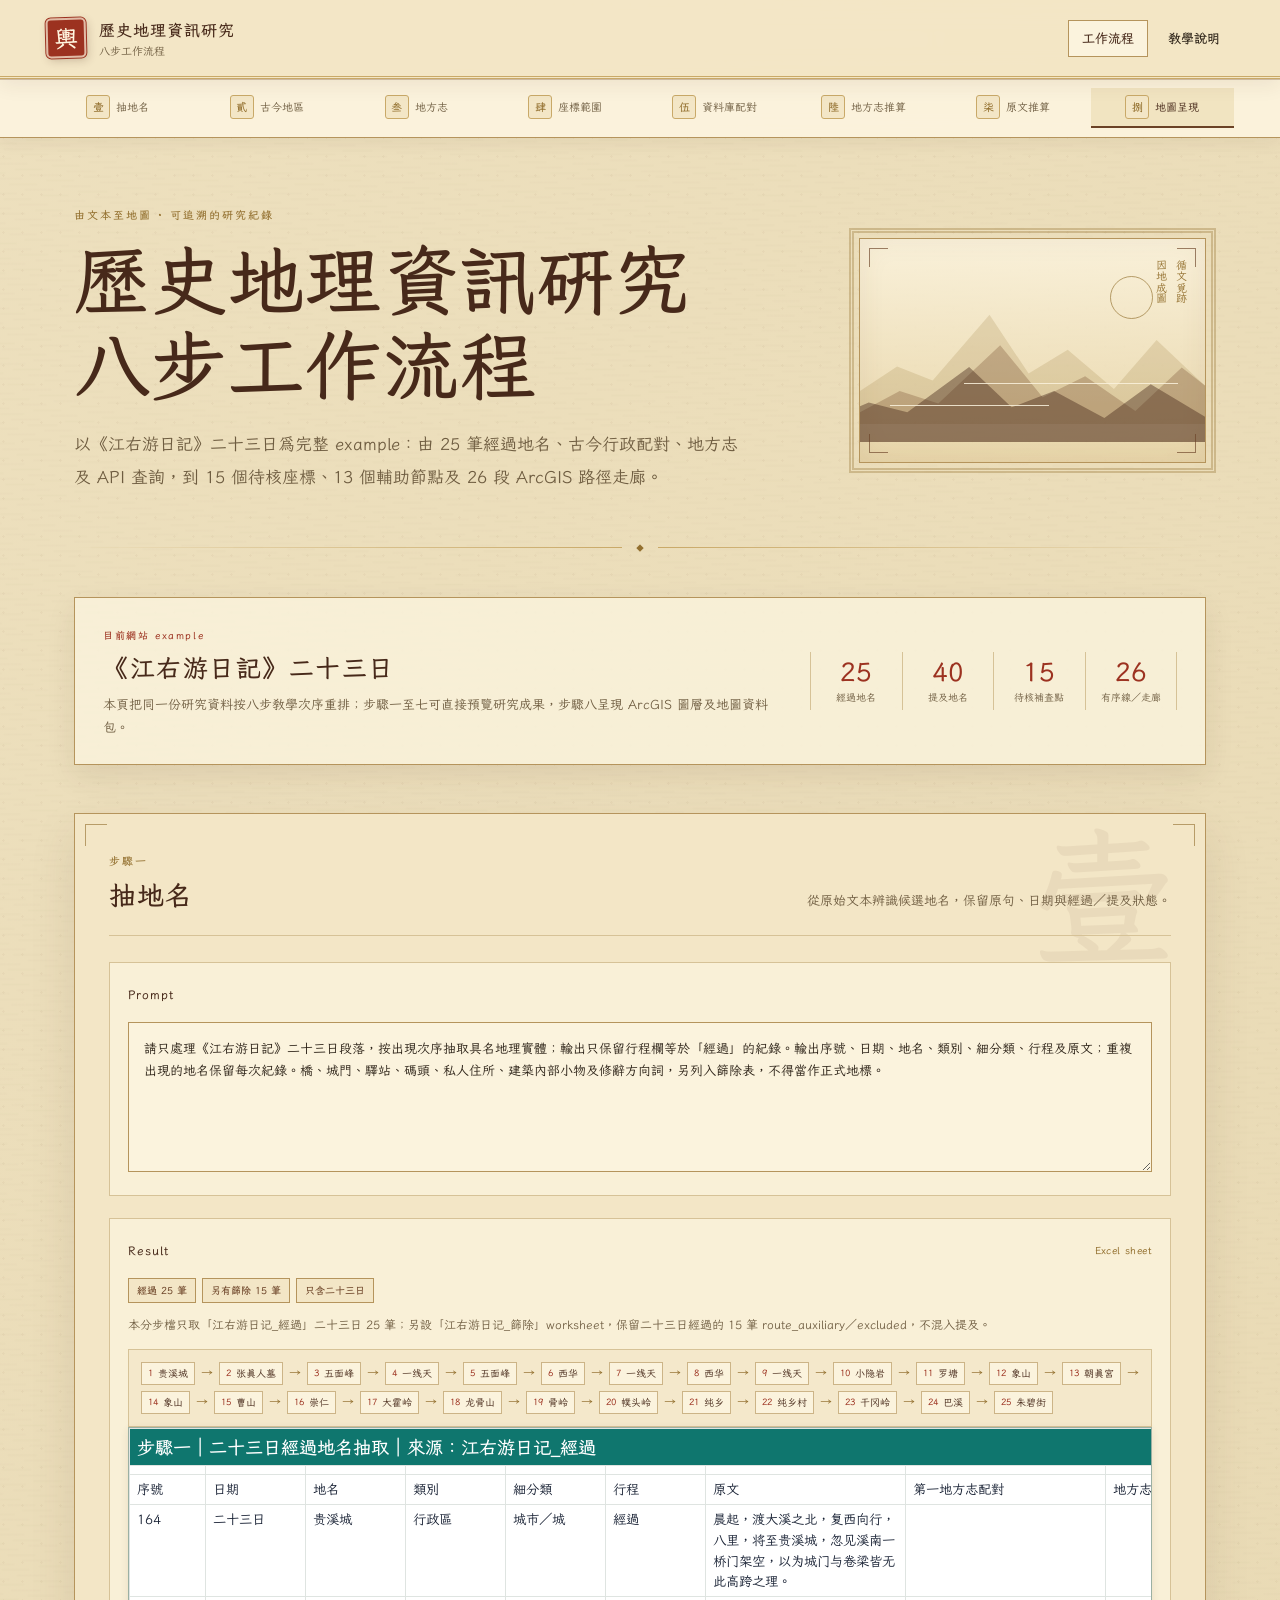
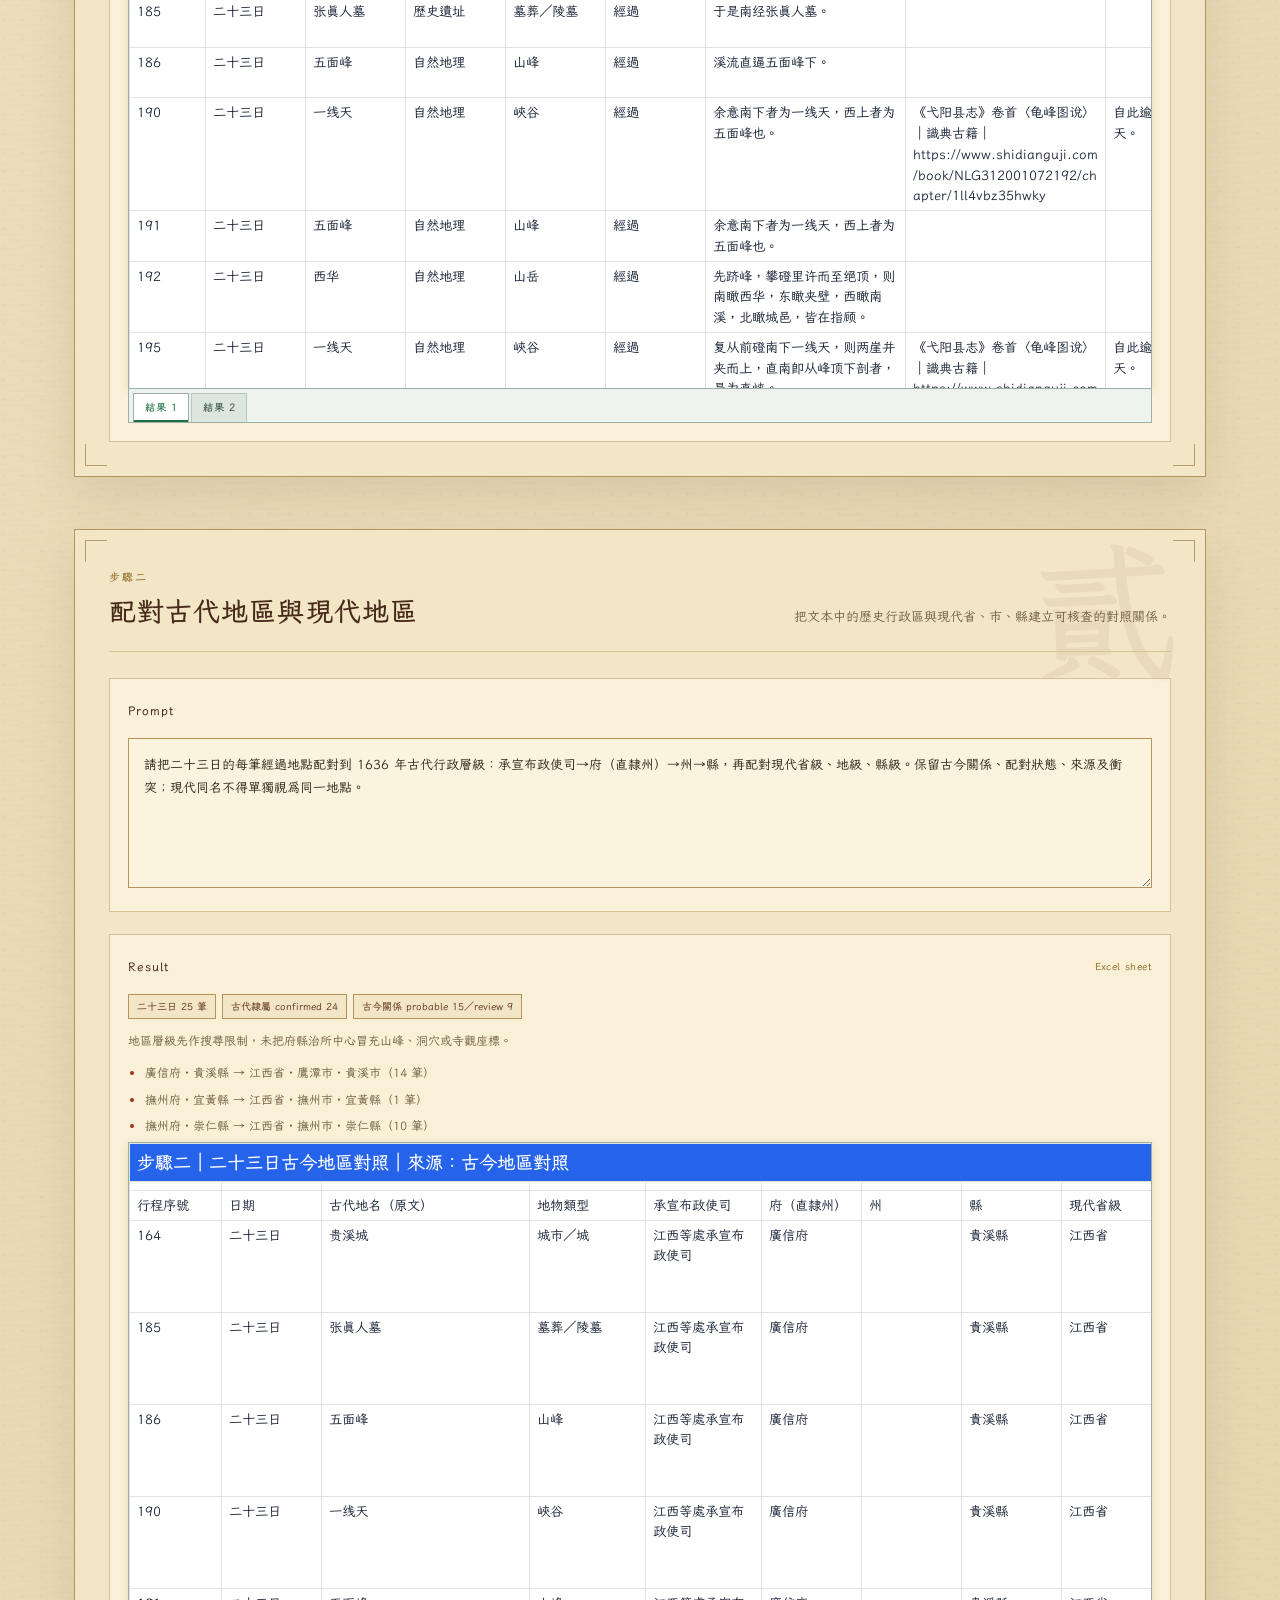
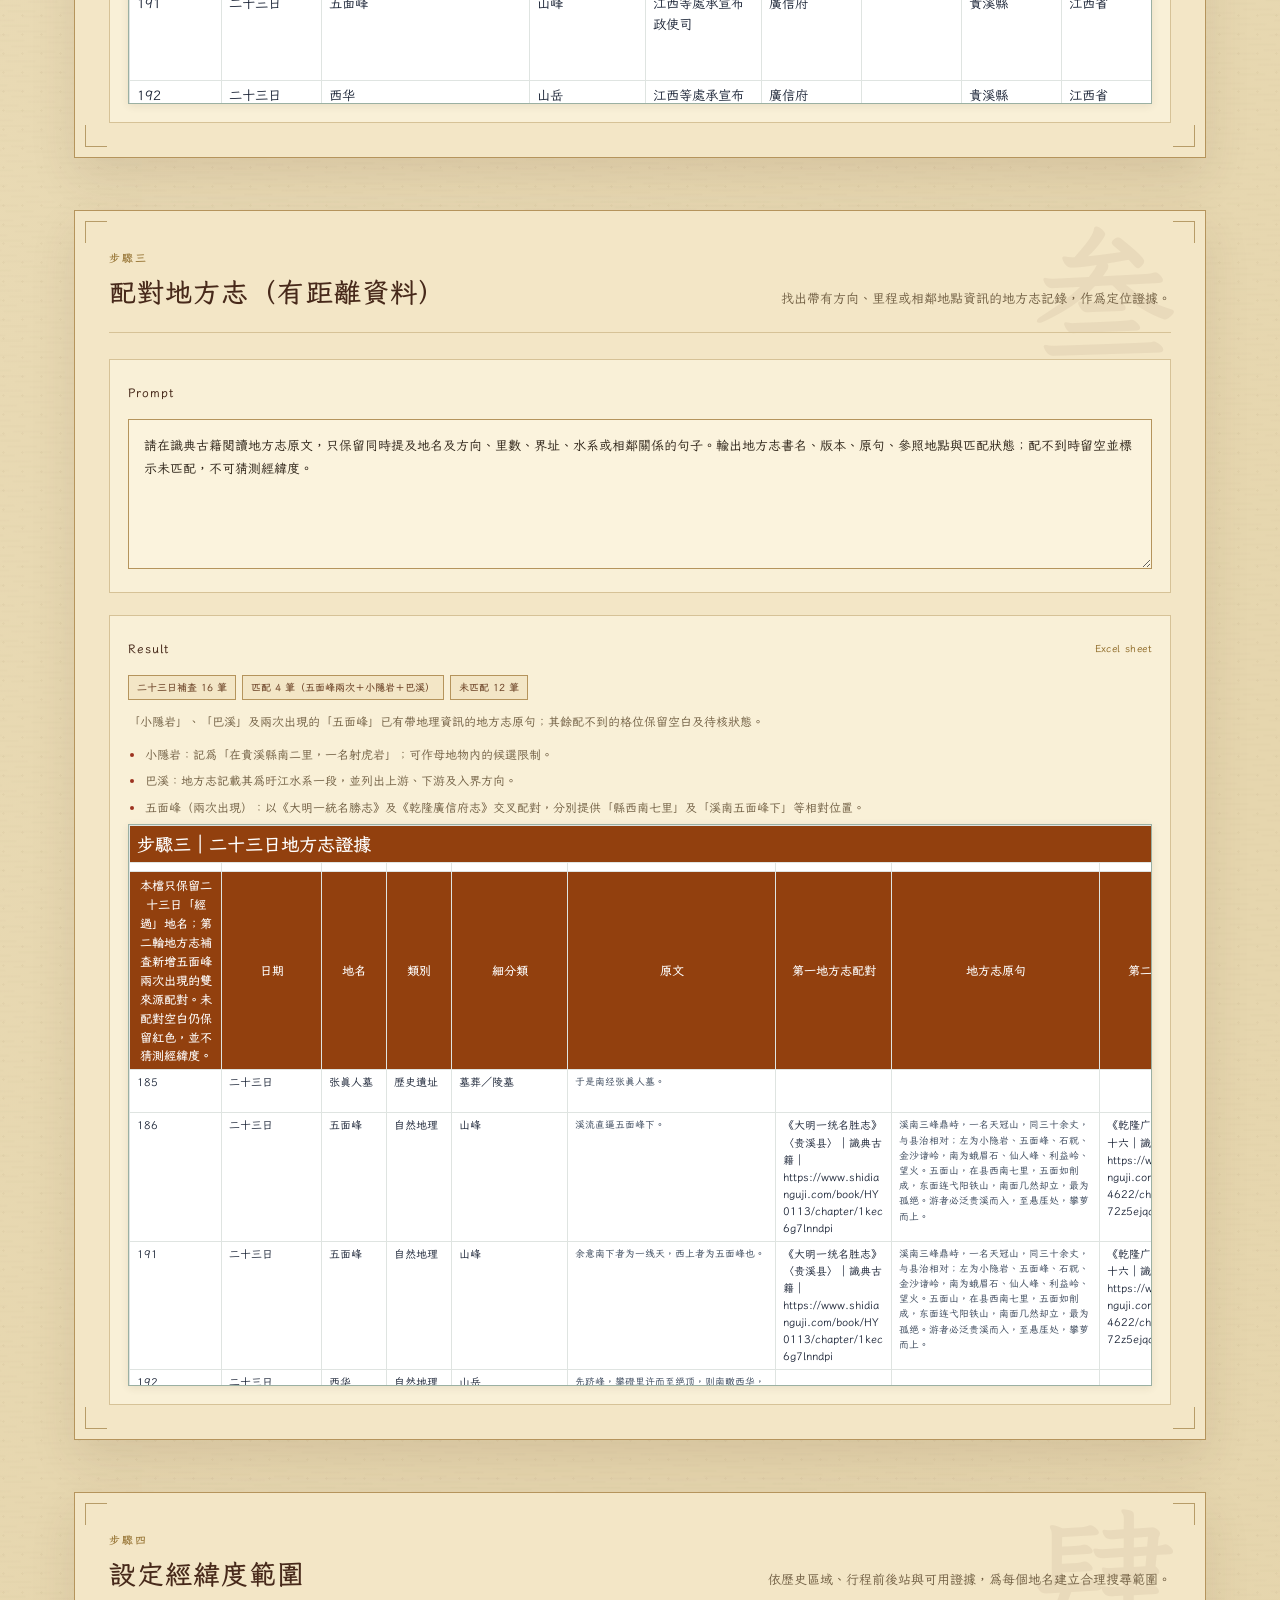
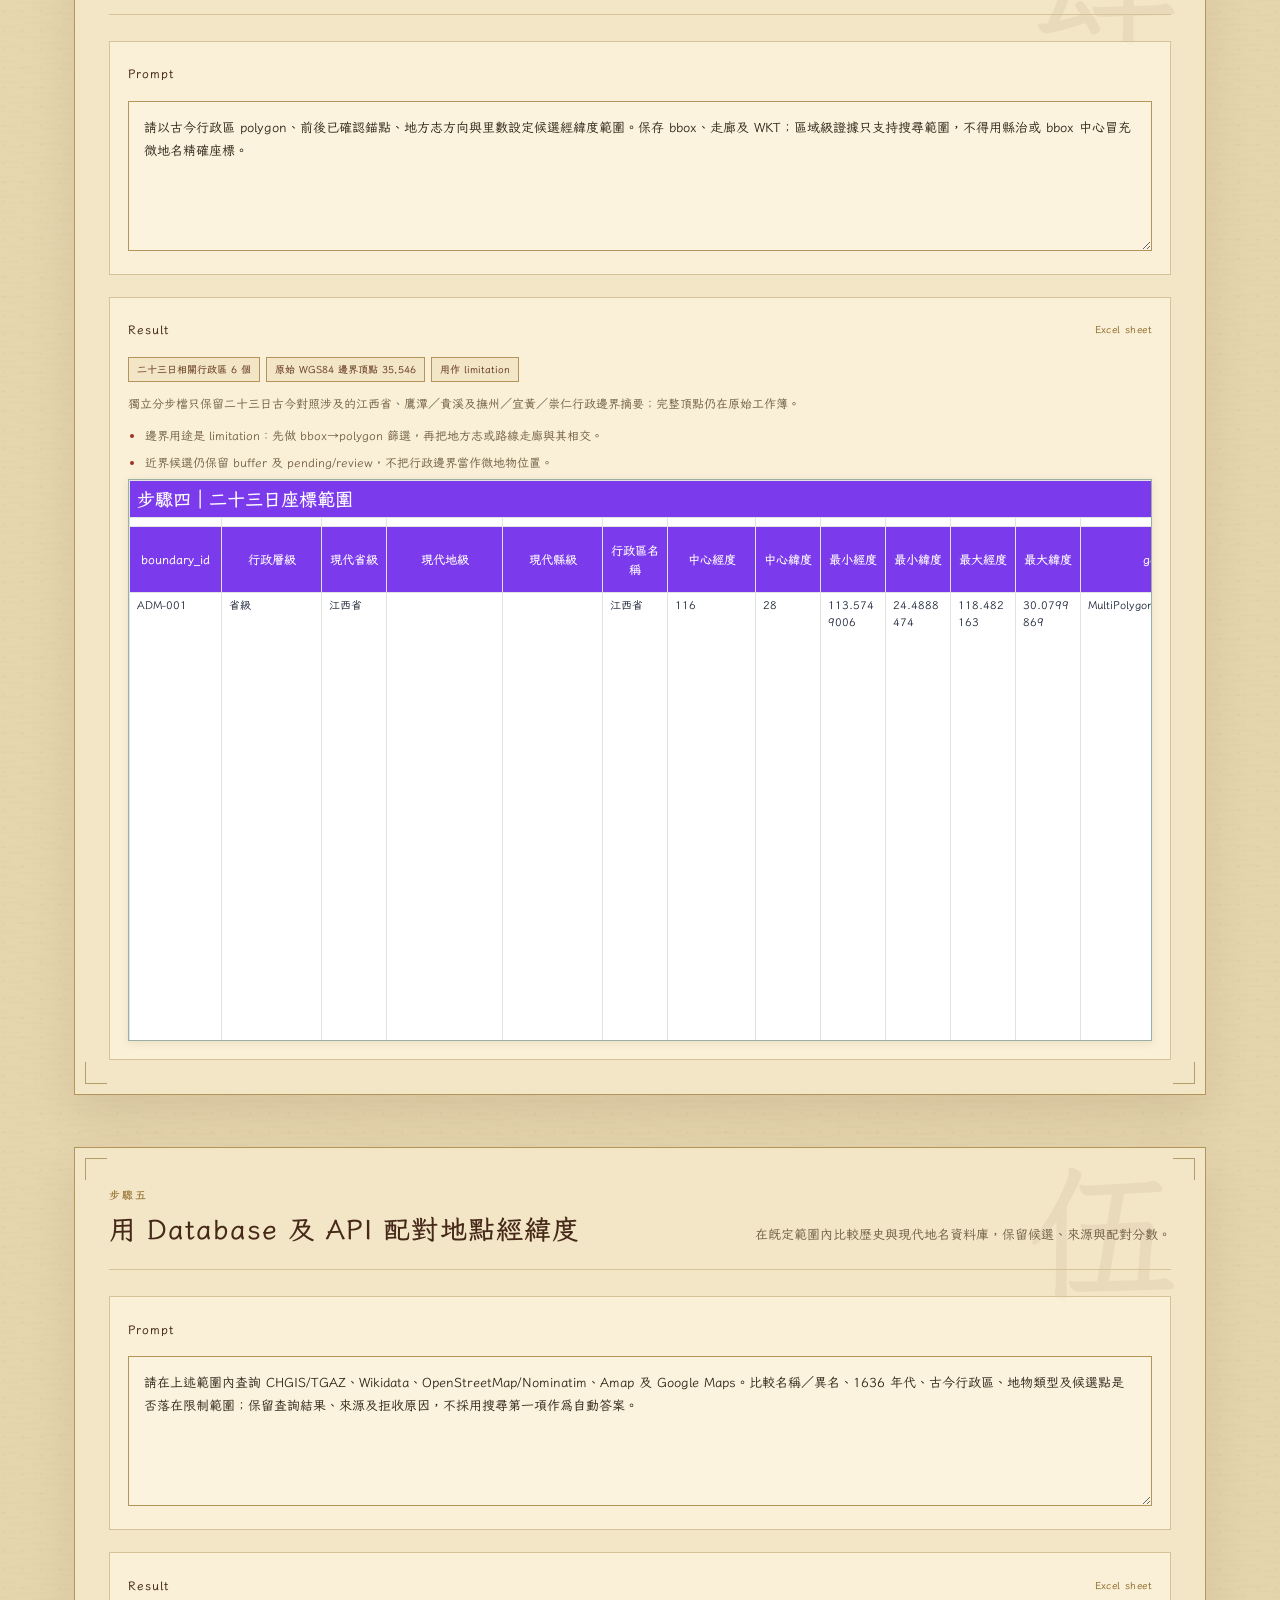
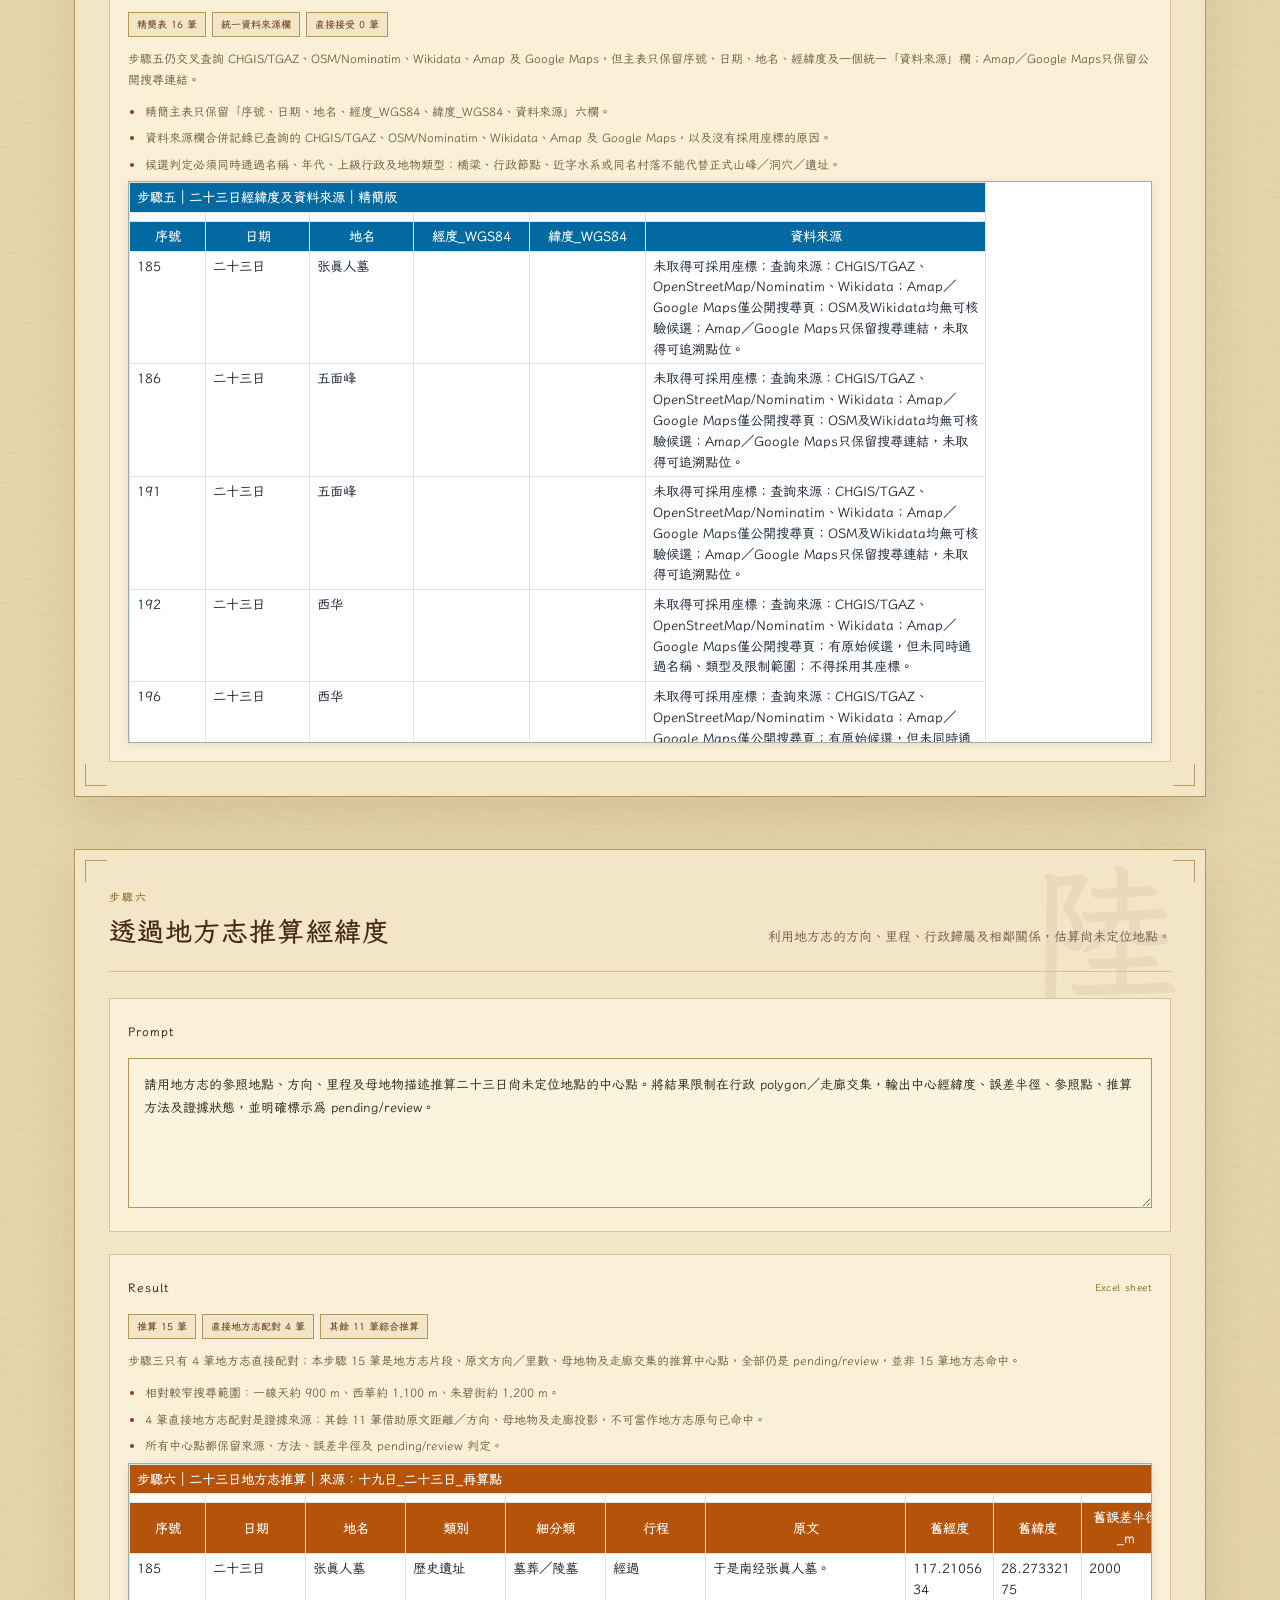
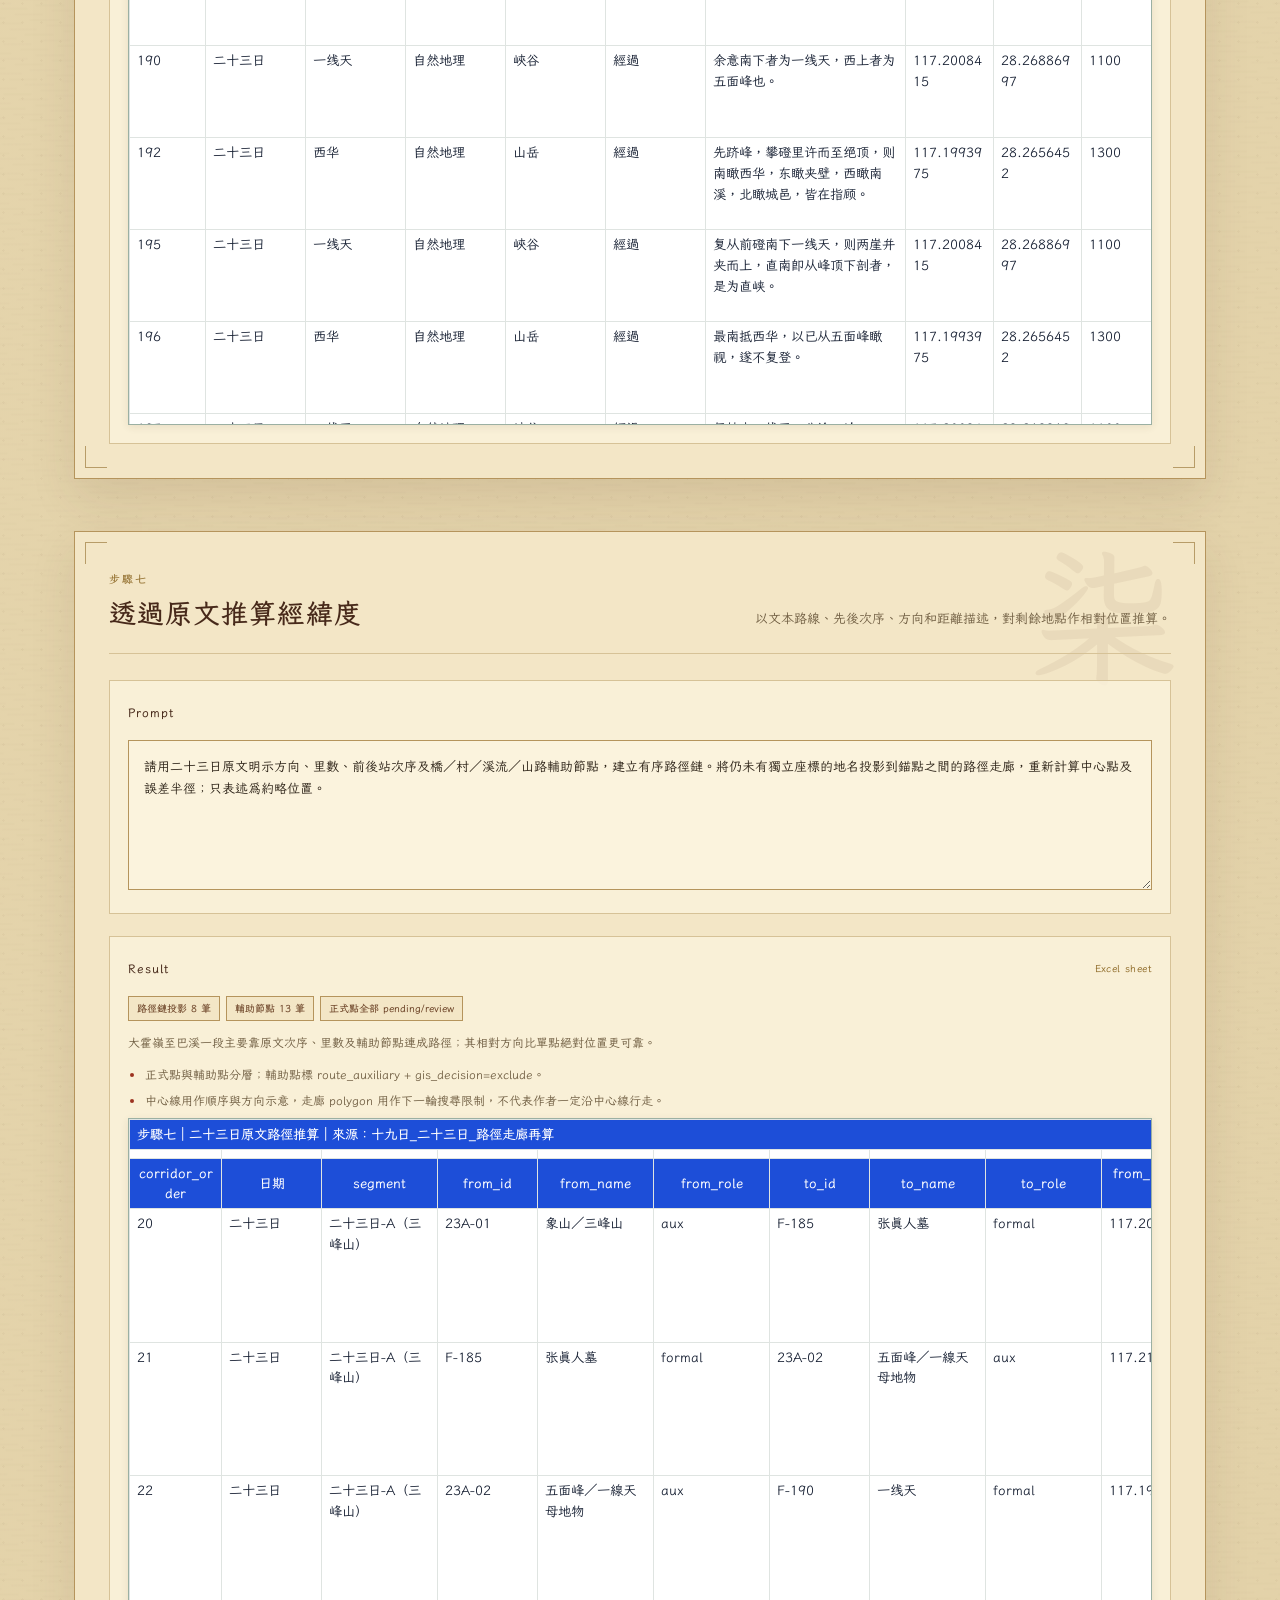
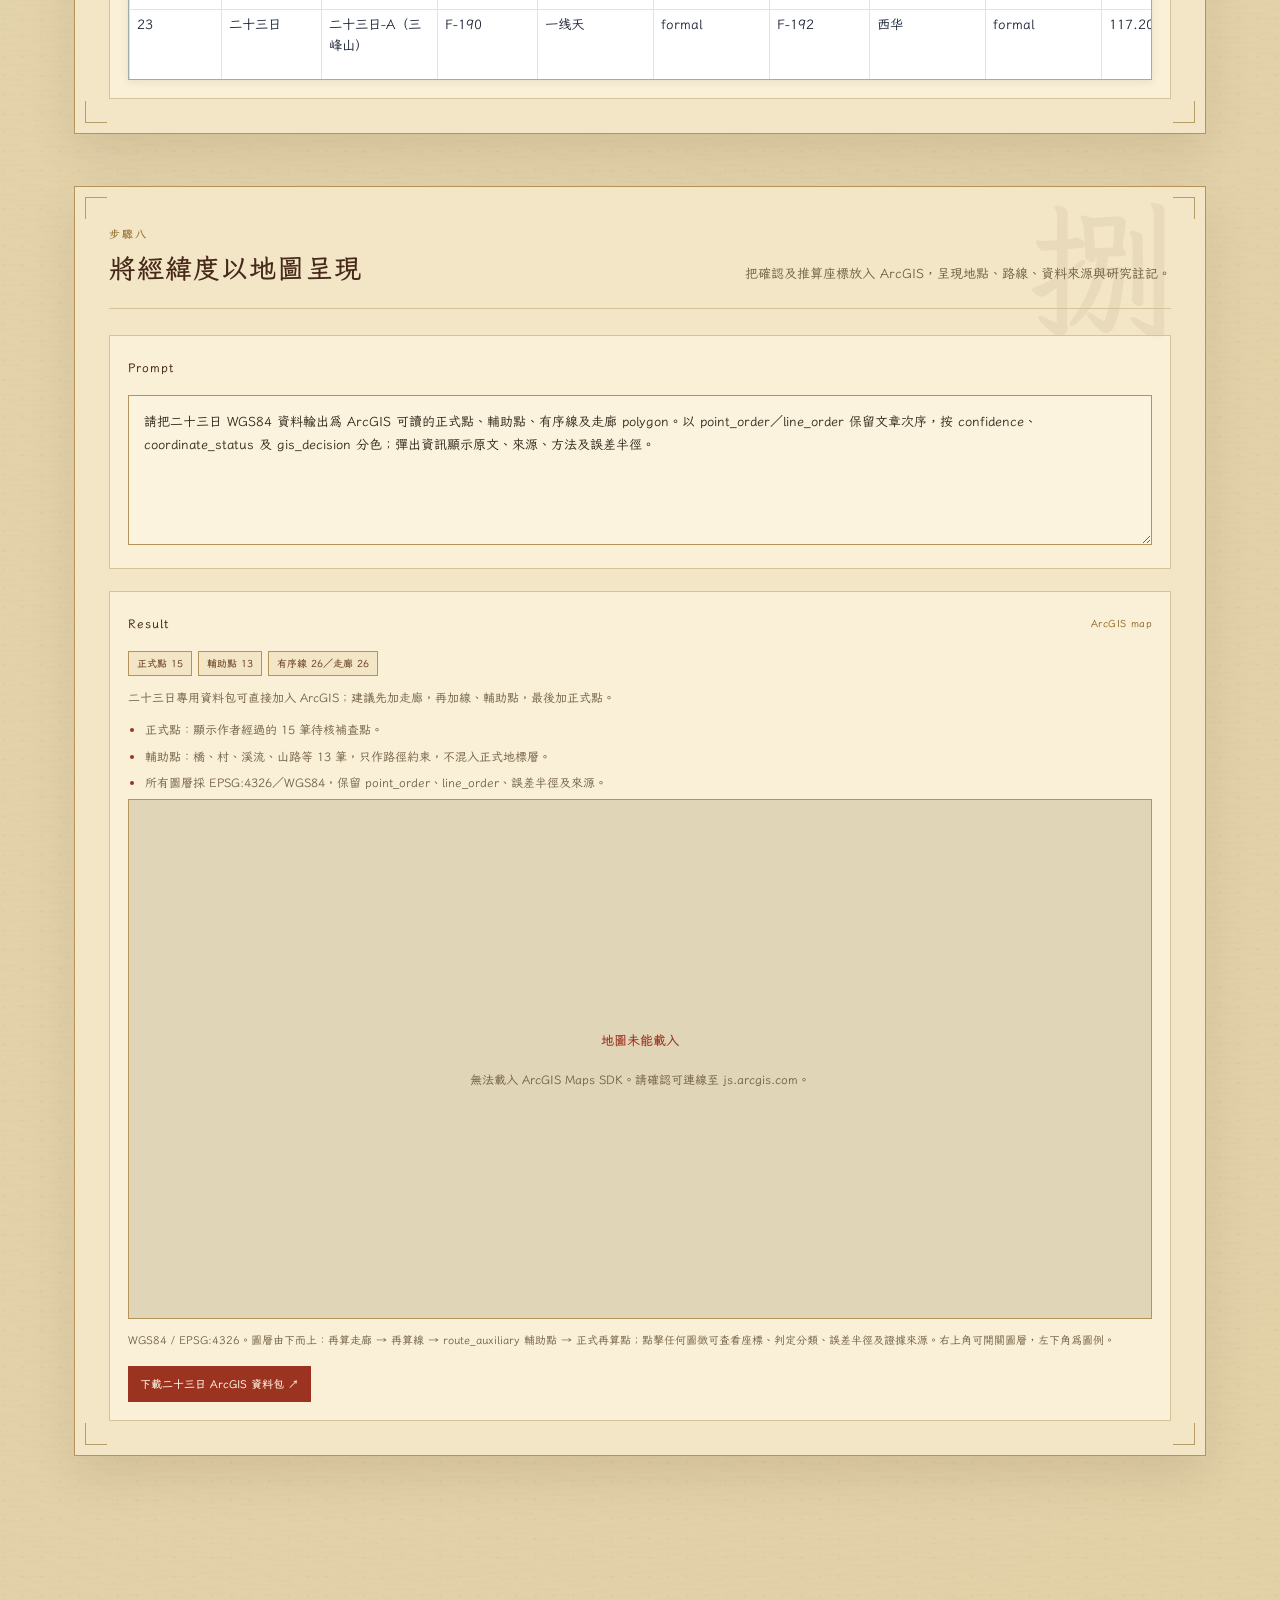
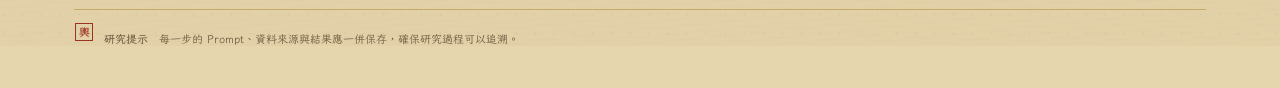
<file: index.html>
<!doctype html>
<html lang="zh-Hant">
<head>
  <meta charset="utf-8">
  <meta name="viewport" content="width=device-width, initial-scale=1">
  <meta name="description" content="歷史地理資訊研究的八步工作流程、Prompt 與成果展示。">
  <title>歷史地理資訊研究八步工作流程</title>
  <link rel="preconnect" href="https://fonts.googleapis.com">
  <link rel="preconnect" href="https://fonts.gstatic.com" crossorigin>
  <link rel="stylesheet" href="https://fonts.googleapis.com/css2?family=LXGW+WenKai+TC:wght@300;400;700&amp;display=swap">
  <link rel="stylesheet" href="styles.css?v=20260916-2">
</head>
<body>
  <header class="site-header">
    <div class="header-inner">
      <a class="brand" href="index.html" aria-label="歷史地理資訊研究首頁">
        <span class="brand-seal" aria-hidden="true">輿</span>
        <span><strong>歷史地理資訊研究</strong><small>八步工作流程</small></span>
      </a>
      <nav class="page-nav" aria-label="頁面選單">
        <a class="active" href="index.html">工作流程</a>
        <a href="teaching.html">教學說明</a>
      </nav>
    </div>
  </header>

  <nav class="step-nav" aria-label="八個研究步驟">
    <div class="step-nav-inner">
      <a href="#step-1"><span>壹</span>抽地名</a>
      <a href="#step-2"><span>貳</span>古今地區</a>
      <a href="#step-3"><span>叁</span>地方志</a>
      <a href="#step-4"><span>肆</span>座標範圍</a>
      <a href="#step-5"><span>伍</span>資料庫配對</a>
      <a href="#step-6"><span>陸</span>地方志推算</a>
      <a href="#step-7"><span>柒</span>原文推算</a>
      <a href="#step-8"><span>捌</span>地圖呈現</a>
    </div>
  </nav>

  <main>
    <section class="hero">
      <div class="hero-copy">
        <p class="eyebrow">由文本至地圖 · 可追溯的研究紀錄</p>
        <h1>歷史地理資訊研究<br>八步工作流程</h1>
        <p>逐步展示地名抽取、古今區域核對、座標推算與地圖呈現。每一步均保留所用 Prompt 及研究成果，方便檢查、重做與教學。</p>
      </div>
      <aside class="hero-leaf" aria-hidden="true">
        <div class="moon"></div>
        <div class="mountain mountain-back"></div>
        <div class="mountain mountain-mid"></div>
        <div class="mountain mountain-front"></div>
        <div class="mist mist-one"></div>
        <div class="mist mist-two"></div>
        <p>循文覓跡<br>因地成圖</p>
      </aside>
    </section>

    <div class="ornamental-divider" aria-hidden="true"><span>◆</span></div>

    <section class="case-overview" aria-label="二十三日示範案例摘要">
      <div class="case-overview-copy">
        <span class="case-kicker">目前網站 example</span>
        <h2>《江右游日記》二十三日</h2>
        <p>本頁把同一份研究資料按八步教學次序重排；步驟一至七可直接預覽研究成果，步驟八呈現 ArcGIS 圖層及地圖資料包。</p>
      </div>
      <div class="case-stat-grid" aria-label="二十三日資料量摘要">
        <div><strong>25</strong><span>經過地名</span></div>
        <div><strong>40</strong><span>提及地名</span></div>
        <div><strong>15</strong><span>待核補查點</span></div>
        <div><strong>26</strong><span>有序線／走廊</span></div>
      </div>
    </section>

    <section class="workflow-step" id="step-1">
      <div class="step-watermark" aria-hidden="true">壹</div>
      <header class="step-heading">
        <div><span>步驟一</span><h2>抽地名</h2></div>
        <p>從原始文本辨識候選地名，保留原句、日期與經過／提及狀態。</p>
      </header>
      <div class="step-content">
        <article class="prompt-panel">
          <div class="panel-label"><span>Prompt</span></div>
          <textarea id="prompt-1" readonly aria-label="步驟一 Prompt">按出現次序抽取文章內的地名放入excel，欄位如下：序號、日期、地名、類別（行政區、部落、村莊）、細分類、行程（經過、提及）、原文；重複出現的地名保留每次紀錄；將行程為經過及行程為提及分開兩張sheet。

以下的地名請放入另建的篩除sheet：
1. 橋梁；
2. 城門和普通城關，例如東門、西門、南門；
3. 驛站、鋪舍及一般道路節點；
4. 小型碼頭、馬頭、渡口、埠、市場及臨時泊船點；
5. 私人住宅、人物住所、別墅、山莊、私人園圃；
6. 建築群內部的單一殿堂、亭、龕、房舍；
7. 只表示方向、比較、修辭或典故而不能指向實際位置的詞。

上述項目若有助復原行程，標為 route_auxiliary，但 gis_decision 必須為 exclude；不得猜測其經緯度。不是具名地理實體者標為 excluded。小村莊、寺祠和洞穴不能只按名稱後綴保留，必須檢查其專名穩定性、外部對應、唯一定位可能、地理文化意義，以及是否只是姓氏住宅、小祠、小坳或臨時停泊處。重要但證據不足者標為 pending/review；尺度過小且無法定位者標為 exclude。</textarea>
        </article>
        <article class="result-panel">
          <div class="panel-label"><span>Result</span><small>Excel sheet</small></div>
          <div class="excel-viewer" data-xlsx-src="results/江右游日记_二十三日_步驟一_地名抽取.xlsx">
            <p class="excel-viewer-status">載入 Excel 內容…</p>
          </div>
        </article>
      </div>
    </section>

    <section class="workflow-step" id="step-2">
      <div class="step-watermark" aria-hidden="true">貳</div>
      <header class="step-heading">
        <div><span>步驟二</span><h2>配對古代地區與現代地區</h2></div>
        <p>把文本中的歷史行政區與現代省、市、縣建立可核查的對照關係。</p>
      </header>
      <div class="step-content">
        <article class="prompt-panel">
          <div class="panel-label"><span>Prompt</span></div>
          <textarea id="prompt-2" readonly aria-label="步驟二 Prompt">將行程為經過的地點歸納出古代的地區：次序由大區域至小（承宣佈政使司&gt;府（直隸州）&gt;州&gt;縣）；再進行古今對比，配對古代同現代地名。</textarea>
        </article>
        <article class="result-panel">
          <div class="panel-label"><span>Result</span><small>Excel sheet</small></div>
          <div class="excel-viewer" data-xlsx-src="results/江右游日记_二十三日_步驟二_古今地區.xlsx">
            <p class="excel-viewer-status">載入 Excel 內容…</p>
          </div>
        </article>
      </div>
    </section>

    <section class="workflow-step" id="step-3">
      <div class="step-watermark" aria-hidden="true">叁</div>
      <header class="step-heading">
        <div><span>步驟三</span><h2>配對地方志（有距離資料）</h2></div>
        <p>找出帶有方向、里程或相鄰地點資訊的地方志記錄，作為定位證據。</p>
      </header>
      <div class="step-content">
        <article class="prompt-panel">
          <div class="panel-label"><span>Prompt</span></div>
          <textarea id="prompt-3" readonly aria-label="步驟三 Prompt">請在識典古籍閱讀地方志原文，只保留同時提及地名及方向、里數、界址、水系或相鄰關係的句子。輸出地方志書名、版本、原句、參照地點與匹配狀態；配不到時留空並標示未匹配，不可猜測經緯度。https://www.shidianguji.com/</textarea>
        </article>
        <article class="result-panel">
          <div class="panel-label"><span>Result</span><small>Excel sheet</small></div>
          <div class="excel-viewer" data-xlsx-src="results/江右游日记_二十三日_步驟三_地方志.xlsx">
            <p class="excel-viewer-status">載入 Excel 內容…</p>
          </div>
        </article>
      </div>
    </section>

    <section class="workflow-step" id="step-4">
      <div class="step-watermark" aria-hidden="true">肆</div>
      <header class="step-heading">
        <div><span>步驟四</span><h2>設定經緯度範圍</h2></div>
        <p>依歷史區域、行程前後站與可用證據，為每個地名建立合理搜尋範圍。</p>
      </header>
      <div class="step-content">
        <article class="prompt-panel">
          <div class="panel-label"><span>Prompt</span></div>
          <textarea id="prompt-4" readonly aria-label="步驟四 Prompt">請以古今行政區 polygon、前後已確認錨點、地方志方向與里數設定候選經緯度範圍。保存 bbox、走廊及 WKT；區域級證據只支持搜尋範圍，不得用縣治或 bbox 中心冒充微地名精確座標。</textarea>
        </article>
        <article class="result-panel">
          <div class="panel-label"><span>Result</span><small>Excel sheet</small></div>
          <div class="excel-viewer" data-xlsx-src="results/江右游日记_二十三日_步驟四_座標範圍.xlsx">
            <p class="excel-viewer-status">載入 Excel 內容…</p>
          </div>
        </article>
      </div>
    </section>

    <section class="workflow-step" id="step-5">
      <div class="step-watermark" aria-hidden="true">伍</div>
      <header class="step-heading">
        <div><span>步驟五</span><h2>用 Database 及 API 配對地點經緯度</h2></div>
        <p>在既定範圍內比較歷史與現代地名資料庫，保留候選、來源與配對分數。</p>
      </header>
      <div class="step-content">
        <article class="prompt-panel">
          <div class="panel-label"><span>Prompt</span></div>
          <textarea id="prompt-5" readonly aria-label="步驟五 Prompt">Prompt 內容待提供。請把步驟五「用 database 及 API 配對地點經緯度」所使用的完整 Prompt 放在這裡。</textarea>
        </article>
        <article class="result-panel">
          <div class="panel-label"><span>Result</span><small>Excel sheet</small></div>
          <div class="excel-viewer" data-xlsx-src="results/江右游日记_二十三日_步驟五_API配對.xlsx">
            <p class="excel-viewer-status">載入 Excel 內容…</p>
          </div>
        </article>
      </div>
    </section>

    <section class="workflow-step" id="step-6">
      <div class="step-watermark" aria-hidden="true">陸</div>
      <header class="step-heading">
        <div><span>步驟六</span><h2>透過地方志推算經緯度</h2></div>
        <p>利用地方志的方向、里程、行政歸屬及相鄰關係，估算尚未定位地點。</p>
      </header>
      <div class="step-content">
        <article class="prompt-panel">
          <div class="panel-label"><span>Prompt</span></div>
          <textarea id="prompt-6" readonly aria-label="步驟六 Prompt">Prompt 內容待提供。請把步驟六「透過地方志推算經緯度」所使用的完整 Prompt 放在這裡。</textarea>
        </article>
        <article class="result-panel">
          <div class="panel-label"><span>Result</span><small>Excel sheet</small></div>
          <div class="excel-viewer" data-xlsx-src="results/江右游日记_二十三日_步驟六_地方志推算.xlsx">
            <p class="excel-viewer-status">載入 Excel 內容…</p>
          </div>
        </article>
      </div>
    </section>

    <section class="workflow-step" id="step-7">
      <div class="step-watermark" aria-hidden="true">柒</div>
      <header class="step-heading">
        <div><span>步驟七</span><h2>透過原文推算經緯度</h2></div>
        <p>以文本路線、先後次序、方向和距離描述，對剩餘地點作相對位置推算。</p>
      </header>
      <div class="step-content">
        <article class="prompt-panel">
          <div class="panel-label"><span>Prompt</span></div>
          <textarea id="prompt-7" readonly aria-label="步驟七 Prompt">Prompt 內容待提供。請把步驟七「透過原文推算經緯度」所使用的完整 Prompt 放在這裡。</textarea>
        </article>
        <article class="result-panel">
          <div class="panel-label"><span>Result</span><small>Excel sheet</small></div>
          <div class="excel-viewer" data-xlsx-src="results/江右游日记_二十三日_步驟七_原文推算.xlsx">
            <p class="excel-viewer-status">載入 Excel 內容…</p>
          </div>
        </article>
      </div>
    </section>

    <section class="workflow-step" id="step-8">
      <div class="step-watermark" aria-hidden="true">捌</div>
      <header class="step-heading">
        <div><span>步驟八</span><h2>將經緯度以地圖呈現</h2></div>
        <p>把確認及推算座標放入 ArcGIS，呈現地點、路線、資料來源與研究註記。</p>
      </header>
      <div class="step-content">
        <article class="prompt-panel">
          <div class="panel-label"><span>Prompt</span></div>
          <textarea id="prompt-8" readonly aria-label="步驟八 Prompt">Prompt 內容待提供。請把步驟八「將經緯度以地圖呈現」所使用的完整 Prompt 或製圖設定放在這裡。</textarea>
        </article>
        <article class="result-panel map-result-panel">
          <div class="panel-label"><span>Result</span><small>ArcGIS map</small></div>
          <div class="arcgis-map" data-arcgis-map="jiangyou-23" role="application" aria-label="二十三日 ArcGIS 地圖"></div>
          <p class="arcgis-map-note">WGS84 / EPSG:4326。圖層由下而上：再算走廊 → 再算線 → route_auxiliary 輔助點 → 正式再算點；點擊任何圖徵可查看座標、判定分類、誤差半徑及證據來源。右上角可開關圖層，左下角為圖例。</p>
        </article>
      </div>
    </section>
  </main>

  <footer><p><span aria-hidden="true">輿</span><strong>研究提示</strong>　每一步的 Prompt、資料來源與結果應一併保存，確保研究過程可以追溯。</p></footer>
  <script src="example23.js?v=20260916-2"></script>
  <script src="results-preview.js?v=20260916-3"></script>
  <script src="excel-viewer.js?v=20260916-1"></script>
  <script src="arcgis-config.js"></script>
  <script src="arcgis-map.js"></script>
  <script src="app.js?v=20260916-1"></script>
</body>
</html>
</file>
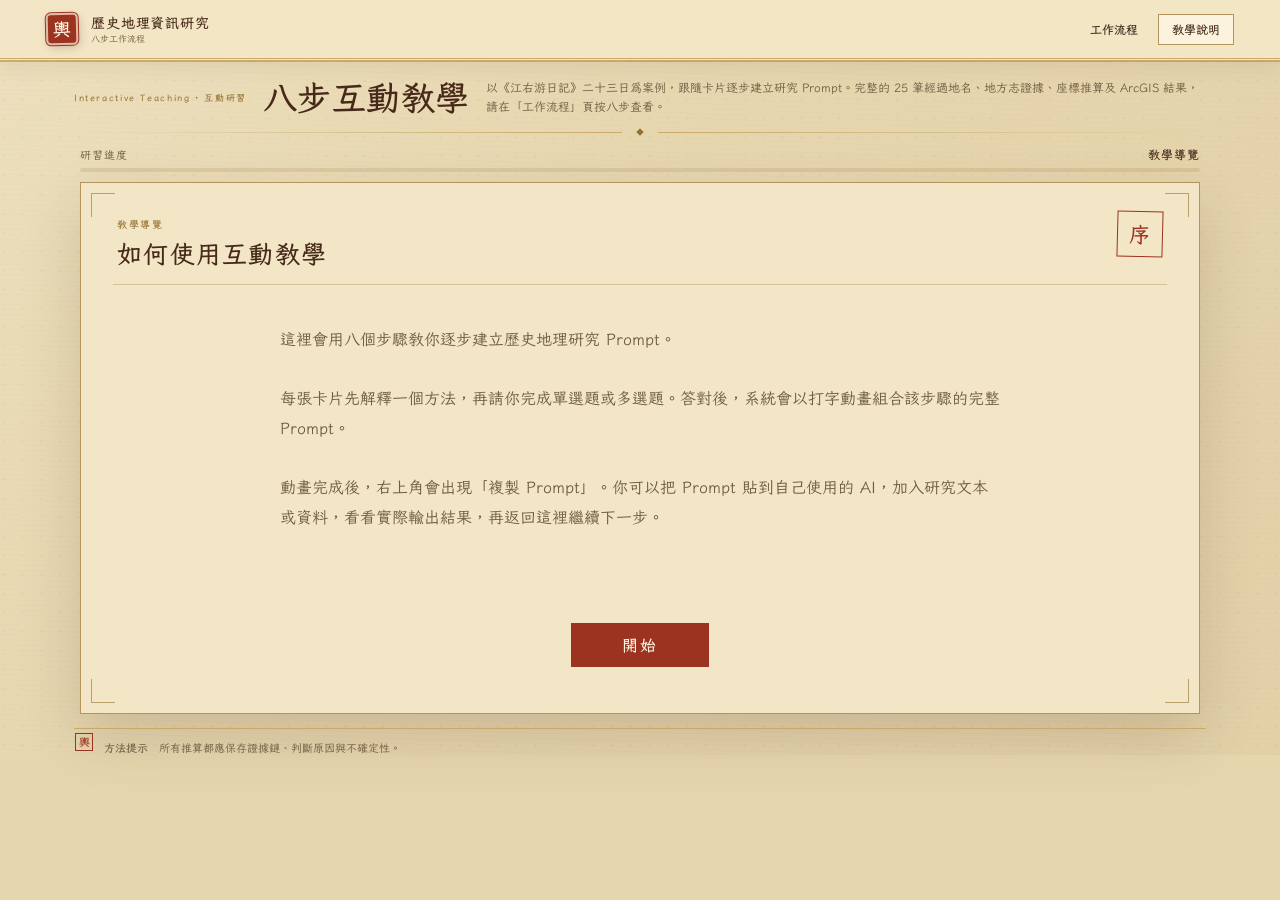
<file: teaching.html>
<!doctype html>
<html lang="zh-Hant">
<head>
  <meta charset="utf-8">
  <meta name="viewport" content="width=device-width, initial-scale=1">
  <meta name="description" content="歷史地理資訊研究八步工作流程的教學說明。">
  <title>教學說明｜歷史地理資訊研究</title>
  <link rel="preconnect" href="https://fonts.googleapis.com">
  <link rel="preconnect" href="https://fonts.gstatic.com" crossorigin>
  <link rel="stylesheet" href="https://fonts.googleapis.com/css2?family=LXGW+WenKai+TC:wght@300;400;700&amp;display=swap">
  <link rel="stylesheet" href="styles.css?v=20260916-2">
</head>
<body class="teaching-page">
  <header class="site-header">
    <div class="header-inner">
      <a class="brand" href="index.html"><span class="brand-seal" aria-hidden="true">輿</span><span><strong>歷史地理資訊研究</strong><small>八步工作流程</small></span></a>
      <nav class="page-nav" aria-label="頁面選單"><a href="index.html">工作流程</a><a class="active" href="teaching.html">教學說明</a></nav>
    </div>
  </header>
  <main>
    <section class="hero teaching-hero"><div class="hero-copy"><p class="eyebrow">Interactive Teaching · 互動研習</p><h1>八步互動教學</h1><p>以《江右游日記》二十三日為案例，跟隨卡片逐步建立研究 Prompt。完整的 25 筆經過地名、地方志證據、座標推算及 ArcGIS 結果，請在「工作流程」頁按八步查看。</p></div></section>
    <div class="ornamental-divider" aria-hidden="true"><span>◆</span></div>

    <section class="lesson-progress" aria-label="教學進度">
      <div class="lesson-progress-copy"><span>研習進度</span><strong id="lesson-progress-label">步驟一／八</strong></div>
      <div class="lesson-progress-track" role="progressbar" aria-label="教學完成進度" aria-valuemin="1" aria-valuemax="8" aria-valuenow="1"><span id="lesson-progress-bar" style="width: 12.5%"></span></div>
    </section>

    <section class="lesson-deck" id="lesson-deck" aria-label="互動教學卡片">
      <article class="lesson-card" id="lesson-card">
        <header class="lesson-card-header">
          <div><span class="lesson-kicker" id="lesson-kicker">步驟一</span><h2 id="lesson-title">抽地名</h2></div>
          <span class="lesson-number" id="lesson-number" aria-hidden="true">壹</span>
        </header>

        <section class="lesson-intro-panel" id="lesson-intro-panel" hidden>
          <p class="lesson-intro-text" id="lesson-intro-text"></p>
          <button class="lesson-start-button" id="lesson-start-button" type="button">開始</button>
        </section>

        <div class="lesson-workspace">
          <div class="lesson-screen" aria-live="polite">
            <div class="screen-toolbar"><span class="screen-label">動態教學</span></div>
            <div class="typewriter-output"><p class="typewriter-text" id="typewriter-text"></p><span class="typing-cursor" id="typing-cursor" aria-hidden="true"></span></div>

            <section class="generated-prompt-panel" id="generated-prompt-panel" hidden>
              <header><div><span>已完成</span><strong>本步驟 Prompt 可直接複製</strong></div><button class="lesson-copy-button" id="lesson-copy-button" type="button">複製 Prompt</button></header>
              <textarea class="generated-prompt-text" id="generated-prompt-text" readonly aria-label="已生成的可複製 Prompt"></textarea>
            </section>
          </div>

          <fieldset class="lesson-question" id="lesson-question" hidden>
            <legend id="question-legend"></legend>
            <div id="question-options"></div>
            <div class="answer-row"><button class="answer-button" id="answer-button" type="button">提交答案</button><p class="answer-feedback" id="answer-feedback" aria-live="polite"></p></div>
          </fieldset>
        </div>

        <footer class="lesson-card-footer" id="lesson-card-footer">
          <button class="lesson-nav-button" id="previous-step" type="button" disabled>← 上一步</button>
          <span id="lesson-nav-hint">完成題目後解鎖下一步</span>
          <button class="lesson-nav-button lesson-nav-next" id="next-step" type="button" disabled>下一步 →</button>
        </footer>
      </article>
    </section>
  </main>
  <footer><p><span aria-hidden="true">輿</span><strong>方法提示</strong>　所有推算都應保存證據鏈、判斷原因與不確定性。</p></footer>
  <script src="teaching-content.js?v=20260916-1"></script>
  <script src="teaching.js?v=20260916-1"></script>
</body>
</html>
</file>
<file: styles.css>
:root {
  color-scheme: light;
  font-family: "LXGW WenKai TC", serif;
  --ink: #2a2015;
  --ink-soft: #6e5c40;
  --line: #d6c297;
  --line-strong: #b5945c;
  --paper: #f3e6c6;
  --paper-deep: #e7d3a4;
  --paper-panel: #fbf3dd;
  --wood: #6b4226;
  --wood-dark: #47291a;
  --bronze: #93702f;
  --bronze-soft: #c9a968;
  --vermillion: #9c3220;
  --jade: #5c7a5c;
  --cream: #fff6df;
  color: var(--ink);
  background: #e6d6ae;
}

* { box-sizing: border-box; }
[hidden] { display: none !important; }
html { scroll-behavior: smooth; scroll-padding-top: 150px; }
body {
  margin: 0;
  min-width: 320px;
  background-color: #e6d6ae;
  background-image:
    radial-gradient(circle at 18% 24%, rgba(107,66,38,.045) 0 1px, transparent 1.3px),
    repeating-linear-gradient(2deg, rgba(110,92,64,.018) 0 1px, transparent 1px 5px),
    linear-gradient(135deg, rgba(251,243,221,.34), transparent 42%, rgba(181,148,92,.08));
  background-size: 19px 19px, auto, auto;
}
a { color: inherit; }
button, textarea { font: inherit; }

.site-header { position: sticky; top: 0; z-index: 30; border-bottom: 3px double var(--bronze-soft); background: rgba(243,230,198,.96); box-shadow: 0 1px 0 rgba(107,66,38,.28), 0 7px 18px rgba(71,41,26,.07); backdrop-filter: blur(12px); }
.header-inner { max-width: 1240px; min-height: 76px; margin: 0 auto; padding: 0 26px; display: flex; align-items: center; justify-content: space-between; gap: 28px; }
.brand { display: inline-flex; align-items: center; gap: 13px; color: var(--ink); text-decoration: none; }
.brand-seal { width: 40px; height: 40px; display: grid; place-items: center; border: 2px solid rgba(255,246,223,.7); border-radius: 5px; outline: 1px solid var(--vermillion); background: var(--vermillion); color: var(--cream); box-shadow: 2px 3px 8px rgba(71,41,26,.22); font-size: 23px; font-weight: 900; transform: rotate(-1.5deg); }
.brand strong, .brand small { display: block; }
.brand strong { color: var(--wood-dark); font-size: 16px; letter-spacing: .06em; }
.brand small { margin-top: 3px; color: var(--ink-soft); font-size: 11px; }
.page-nav { display: flex; gap: 6px; }
.page-nav a { padding: 9px 13px; border: 1px solid transparent; text-decoration: none; font-size: 13px; font-weight: 700; }
.page-nav a:hover, .page-nav a.active { border-color: var(--line-strong); background: var(--paper-panel); color: var(--wood-dark); }

.step-nav { position: sticky; top: 79px; z-index: 25; border-bottom: 1px solid var(--line-strong); background: rgba(251,243,221,.96); box-shadow: 0 5px 16px rgba(71,41,26,.06); backdrop-filter: blur(10px); }
.step-nav-inner { max-width: 1240px; margin: 0 auto; padding: 9px 26px; display: grid; grid-template-columns: repeat(8, minmax(0,1fr)); gap: 6px; }
.step-nav a { min-width: 0; padding: 7px 5px; display: flex; align-items: center; justify-content: center; gap: 6px; border-bottom: 2px solid transparent; color: var(--ink-soft); text-decoration: none; font-size: 11px; white-space: nowrap; }
.step-nav a:hover, .step-nav a.active { border-bottom-color: var(--wood); color: var(--wood-dark); background: rgba(231,211,164,.48); }
.step-nav a span { width: 24px; height: 24px; display: grid; place-items: center; border: 1px solid var(--bronze-soft); border-radius: 3px; background: var(--paper); color: var(--bronze); font-weight: 900; }

main { max-width: 1180px; margin: 0 auto; padding: 70px 24px 90px; }
.hero { display: grid; grid-template-columns: minmax(0,1.55fr) minmax(290px,.75fr); align-items: center; gap: 68px; margin-bottom: 50px; }
.eyebrow { margin: 0; color: var(--bronze); font-size: 11px; font-weight: 800; letter-spacing: .18em; }
.hero h1 { margin: 16px 0 20px; color: var(--wood-dark); font-family: inherit; font-size: clamp(48px, 6vw, 76px); font-weight: 700; line-height: 1.12; letter-spacing: .015em; }
.hero-copy > p:last-child { max-width: 680px; margin: 0; color: var(--ink-soft); font-size: 17px; line-height: 1.9; }
.hero-leaf { position: relative; height: 225px; overflow: hidden; border: 1px solid var(--line-strong); outline: 5px double rgba(147,112,47,.34); outline-offset: 5px; background: linear-gradient(180deg, rgba(251,243,221,.9), rgba(231,211,164,.72)); box-shadow: inset 0 0 28px rgba(107,66,38,.08); }
.hero-leaf::after { content: ""; position: absolute; inset: 9px; background: linear-gradient(var(--wood),var(--wood)) left top/19px 1px no-repeat, linear-gradient(var(--wood),var(--wood)) left top/1px 19px no-repeat, linear-gradient(var(--wood),var(--wood)) right top/19px 1px no-repeat, linear-gradient(var(--wood),var(--wood)) right top/1px 19px no-repeat, linear-gradient(var(--wood),var(--wood)) left bottom/19px 1px no-repeat, linear-gradient(var(--wood),var(--wood)) left bottom/1px 19px no-repeat, linear-gradient(var(--wood),var(--wood)) right bottom/19px 1px no-repeat, linear-gradient(var(--wood),var(--wood)) right bottom/1px 19px no-repeat; opacity: .65; }
.hero-leaf p { position: absolute; right: 14px; top: 20px; z-index: 4; margin: 0; color: var(--bronze); font-size: 11px; line-height: 1.8; writing-mode: vertical-rl; }
.moon { position: absolute; top: 37px; right: 52px; width: 43px; height: 43px; border: 1px solid rgba(147,112,47,.65); border-radius: 50%; }
.mountain { position: absolute; right: -6%; bottom: 20px; left: -6%; clip-path: polygon(0 100%,0 79%,12% 59%,22% 69%,38% 22%,49% 64%,60% 47%,73% 75%,85% 40%,100% 76%,100% 100%); }
.mountain-back { height: 140px; background: rgba(147,112,47,.18); transform: translateY(-18px) scaleX(.92); }
.mountain-mid { height: 124px; background: rgba(107,66,38,.28); transform: translateX(14px); }
.mountain-front { height: 96px; background: rgba(71,41,26,.43); transform: translateX(-17px); }
.mist { position: absolute; z-index: 2; height: 1px; background: rgba(251,243,221,.85); }
.mist-one { right: 27px; bottom: 78px; width: 62%; }
.mist-two { left: 30px; bottom: 56px; width: 46%; }
.ornamental-divider { margin: 0 0 44px; display: grid; grid-template-columns: 1fr auto 1fr; align-items: center; gap: 14px; color: var(--bronze); font-size: 8px; }
.ornamental-divider::before, .ornamental-divider::after { content: ""; height: 1px; background: linear-gradient(90deg, transparent, var(--bronze-soft)); }
.ornamental-divider::after { background: linear-gradient(90deg, var(--bronze-soft), transparent); }

.case-overview { margin: 0 0 48px; padding: 24px 28px; display: grid; grid-template-columns: minmax(0,1.3fr) minmax(330px,.7fr); gap: 26px; align-items: center; border: 1px solid var(--line-strong); background: rgba(251,243,221,.83); box-shadow: 0 12px 28px rgba(71,41,26,.09); }
.case-kicker { color: var(--vermillion); font-size: 10px; font-weight: 900; letter-spacing: .16em; }
.case-overview h2 { margin: 7px 0 9px; color: var(--wood-dark); font-size: 25px; letter-spacing: .06em; }
.case-overview p { max-width: 680px; margin: 0; color: var(--ink-soft); font-size: 13px; line-height: 1.8; }
.case-stat-grid { display: grid; grid-template-columns: repeat(4,1fr); border-left: 1px solid var(--line); }
.case-stat-grid div { min-width: 0; padding: 5px 12px; border-right: 1px solid var(--line); text-align: center; }
.case-stat-grid strong, .case-stat-grid span { display: block; }
.case-stat-grid strong { color: var(--vermillion); font-size: 26px; line-height: 1.1; }
.case-stat-grid span { margin-top: 5px; color: var(--ink-soft); font-size: 10px; line-height: 1.4; }

.workflow-step { position: relative; margin-bottom: 52px; padding: 34px; border: 1px solid var(--line-strong); background: var(--paper); box-shadow: 0 20px 44px rgba(71,41,26,.11); scroll-margin-top: 150px; }
.workflow-step::after { content: ""; position: absolute; inset: 10px; pointer-events: none; background: linear-gradient(var(--bronze),var(--bronze)) left top/22px 1px no-repeat, linear-gradient(var(--bronze),var(--bronze)) left top/1px 22px no-repeat, linear-gradient(var(--bronze),var(--bronze)) right top/22px 1px no-repeat, linear-gradient(var(--bronze),var(--bronze)) right top/1px 22px no-repeat, linear-gradient(var(--bronze),var(--bronze)) left bottom/22px 1px no-repeat, linear-gradient(var(--bronze),var(--bronze)) left bottom/1px 22px no-repeat, linear-gradient(var(--bronze),var(--bronze)) right bottom/22px 1px no-repeat, linear-gradient(var(--bronze),var(--bronze)) right bottom/1px 22px no-repeat; opacity: .62; }
.workflow-step > *:not(.step-watermark) { position: relative; z-index: 2; }
.step-watermark { position: absolute; top: 8px; right: 28px; color: rgba(107,66,38,.065); font-size: 148px; font-weight: 900; line-height: 1; }
.step-heading { padding-bottom: 22px; margin-bottom: 26px; display: flex; align-items: end; justify-content: space-between; gap: 30px; border-bottom: 1px solid var(--line); }
.step-heading span { color: var(--bronze); font-size: 11px; font-weight: 800; letter-spacing: .16em; }
.step-heading h2 { margin: 7px 0 0; color: var(--wood-dark); font-size: 27px; letter-spacing: .04em; }
.step-heading p { max-width: 510px; margin: 0; color: var(--ink-soft); font-size: 13px; line-height: 1.75; text-align: right; }
.step-content { display: grid; grid-template-columns: minmax(0,1.08fr) minmax(320px,.92fr); gap: 22px; }
.prompt-panel, .result-panel { min-width: 0; padding: 18px; border: 1px solid var(--line); background: rgba(251,243,221,.76); }
.panel-label { min-height: 28px; margin-bottom: 13px; display: flex; align-items: center; justify-content: space-between; gap: 12px; color: var(--wood-dark); font-size: 12px; font-weight: 900; letter-spacing: .08em; }
.panel-label small { color: var(--bronze); font-size: 10px; letter-spacing: .04em; }
.prompt-source { display: block; min-height: 16px; margin: -5px 0 10px; color: var(--bronze); font-size: 10px; line-height: 1.4; }
.copy-button { padding: 5px 9px; border: 1px solid var(--line-strong); background: var(--paper); color: var(--wood); cursor: pointer; }
.copy-button:hover { background: var(--paper-deep); }
textarea { width: 100%; min-height: 260px; padding: 15px; resize: vertical; border: 1px solid var(--line-strong); border-radius: 0; outline: 0; background: var(--paper-panel); color: var(--ink); font-size: 13px; line-height: 1.75; }
textarea:focus { border-color: var(--wood); box-shadow: 0 0 0 3px rgba(107,66,38,.12); }
.file-placeholder { min-height: 260px; padding: 28px; display: flex; flex-direction: column; align-items: center; justify-content: center; border: 1px dashed var(--line-strong); text-align: center; }
.file-mark { width: 52px; height: 52px; display: grid; place-items: center; margin-bottom: 15px; border: 1px solid var(--bronze); color: var(--bronze); font-size: 22px; font-weight: 900; transform: rotate(-1deg); }
.file-placeholder strong { color: var(--wood-dark); font-size: 16px; }
.file-placeholder p { margin: 7px 0 14px; overflow-wrap: anywhere; color: var(--ink-soft); font-size: 12px; }
.pending-badge { padding: 5px 9px; border-radius: 999px; background: #766b5c; color: var(--cream); font-size: 10px; font-weight: 800; }
.result-download-link { display: inline-flex; padding: 8px 12px; border: 1px solid var(--vermillion); background: var(--vermillion); color: var(--cream); text-decoration: none; font-size: 11px; font-weight: 800; }
.result-download-link:hover { background: var(--wood-dark); }
/* 有內嵌表格或地圖的步驟改為單欄：Prompt 在上，成果佔滿整個寬度，
   令 Excel 欄位與地圖有足夠空間顯示。 */
.step-content:has(.excel-viewer), .step-content:has(.arcgis-map) { grid-template-columns: minmax(0,1fr); }
.step-content:has(.excel-viewer) textarea, .step-content:has(.arcgis-map) textarea { min-height: 150px; }

/* ── 內嵌 Excel 檢視器 ───────────────────────────────────────────── */
.excel-viewer { min-height: 260px; display: flex; flex-direction: column; }
.excel-viewer-status, .excel-viewer-error { padding: 24px 10px; color: var(--ink-soft); font-size: 12px; text-align: center; border: 1px dashed var(--line-strong); }
.excel-viewer-error { color: var(--vermillion); border-color: var(--vermillion); }
.excel-viewer-frame { border: 1px solid #9bb0a3; background: #fff; box-shadow: inset 0 1px 0 #fff, 0 2px 8px rgba(71,41,26,.09); }
.excel-viewer-scroll { max-height: 560px; overflow: auto; }
/* 工作表分頁列，模仿 Excel 底部標籤 */
.excel-viewer-tabs { display: flex; flex-wrap: wrap; gap: 2px; padding: 4px 4px 0; border: 1px solid #9bb0a3; border-top: 0; background: #eef2ef; }
.excel-viewer-tab { max-width: 100%; padding: 5px 11px; overflow: hidden; border: 1px solid #b9c8bf; border-bottom: 0; background: #dde5e0; color: #35503f; cursor: pointer; font-size: 10.5px; font-weight: 700; text-overflow: ellipsis; white-space: nowrap; }
.excel-viewer-tab:hover { background: #eaf1ec; }
.excel-viewer-tab.active { background: #fff; color: #1d6f42; border-color: #9bb0a3; box-shadow: 0 -2px 0 #1d6f42 inset; }
/* 由 results-preview.js 產生的表格；.x* 類別會覆寫個別儲存格樣式 */
.xlsx-sheet { border-collapse: collapse; table-layout: fixed; background: #fff; color: #172033; font-size: 11px; font-family: inherit; }
.xlsx-sheet td { padding: 4px 7px; border: 1px solid #dfe4e1; vertical-align: top; overflow-wrap: anywhere; line-height: 1.55; }

/* ── 步驟八 ArcGIS 地圖 ──────────────────────────────────────────── */
.arcgis-map { position: relative; height: 520px; min-height: 320px; border: 1px solid var(--line-strong); background: #e0d5b7; }
.arcgis-map .esri-view { height: 100%; }
.arcgis-map-status, .arcgis-map-error { position: absolute; inset: 0; display: flex; flex-direction: column; align-items: center; justify-content: center; gap: 6px; padding: 20px; text-align: center; color: var(--ink-soft); font-size: 12px; }
.arcgis-map-error strong { color: var(--vermillion); font-size: 13px; }
.arcgis-map-error p { margin: 0; max-width: 420px; line-height: 1.6; }
.arcgis-map-note { margin: 9px 0 0; color: var(--ink-soft); font-size: 11px; line-height: 1.65; }
.map-result-panel .arcgis-placeholder { display: none; }
.arcgis-placeholder { position: relative; min-height: 260px; overflow: hidden; border: 1px solid var(--line-strong); background: #e0d5b7; }
.map-grid { position: absolute; inset: 0; opacity: .38; background-image: linear-gradient(rgba(147,112,47,.24) 1px, transparent 1px), linear-gradient(90deg, rgba(147,112,47,.24) 1px, transparent 1px); background-size: 34px 34px; }
.map-grid::before, .map-grid::after { content: ""; position: absolute; border: 1px solid rgba(107,66,38,.25); border-radius: 50%; }
.map-grid::before { width: 240px; height: 130px; top: 38px; left: -38px; transform: rotate(-10deg); }
.map-grid::after { width: 220px; height: 160px; right: -50px; bottom: -30px; transform: rotate(18deg); }
.map-pin { position: absolute; z-index: 2; width: 14px; height: 14px; border: 3px solid var(--cream); border-radius: 50%; background: var(--vermillion); box-shadow: 0 0 0 1px var(--vermillion); }
.pin-one { left: 16%; bottom: 24%; }
.pin-two { left: 40%; top: 28%; }
.pin-three { right: 16%; bottom: 22%; }
.map-line { position: absolute; z-index: 1; left: 17%; right: 17%; top: 50%; height: 2px; background: var(--wood-dark); transform: rotate(-4deg); transform-origin: center; }
.map-message { position: relative; z-index: 3; width: max-content; max-width: calc(100% - 32px); margin: 72px auto 0; padding: 18px 24px; border: 1px solid rgba(181,148,92,.8); background: rgba(251,243,221,.92); text-align: center; box-shadow: 0 8px 24px rgba(71,41,26,.12); }
.map-message .file-mark { width: 40px; height: 40px; margin: 0 auto 10px; font-size: 17px; }
.map-message strong { display: block; color: var(--wood-dark); }
.map-message p { margin: 6px 0 11px; color: var(--ink-soft); font-size: 11px; }

.example-result-panel { min-height: 260px; }
.result-summary { color: var(--ink-soft); font-size: 12px; line-height: 1.7; }
.result-summary > strong { display: block; margin-bottom: 12px; color: var(--wood-dark); font-size: 13px; line-height: 1.5; }
.result-summary p { margin: 12px 0 0; }
.data-pills { display: flex; flex-wrap: wrap; gap: 6px; }
.data-pill { padding: 5px 8px; border: 1px solid var(--line-strong); background: var(--paper); color: var(--wood); font-size: 10px; font-weight: 800; line-height: 1.3; }
.example-details { margin: 12px 0 0; padding: 0 0 0 17px; }
.example-details li { margin: 6px 0; }
.example-details li::marker { color: var(--vermillion); }
.example-sequence { margin-top: 14px; padding: 12px; display: flex; flex-wrap: wrap; align-items: center; gap: 6px; border: 1px solid var(--line); background: rgba(243,230,198,.7); }
.example-sequence span { display: inline-flex; align-items: center; gap: 5px; padding: 4px 6px; border: 1px solid rgba(181,148,92,.66); background: var(--paper-panel); color: var(--wood-dark); font-size: 10px; line-height: 1.3; }
.example-sequence span b { color: var(--vermillion); font-size: 9px; }
.example-sequence i { color: var(--bronze); font-size: 12px; font-style: normal; }
.download-link { display: inline-flex; margin-top: 16px; padding: 8px 11px; border: 1px solid var(--vermillion); background: var(--vermillion); color: var(--cream); text-decoration: none; font-size: 11px; font-weight: 800; }
.download-link:hover { background: var(--wood-dark); }
.example-map { position: relative; height: 190px; margin-top: 14px; overflow: hidden; border: 1px solid var(--line-strong); background: linear-gradient(150deg,#d8ceb1,#b9c2ad); }
.example-map::before { content: ""; position: absolute; inset: 0; opacity: .35; background-image: linear-gradient(rgba(71,41,26,.18) 1px, transparent 1px), linear-gradient(90deg,rgba(71,41,26,.18) 1px, transparent 1px); background-size: 28px 28px; }
.map-contour { position: absolute; border: 1px solid rgba(71,41,26,.33); border-radius: 48% 52% 60% 40%; transform: rotate(-10deg); }
.contour-a { top: 24px; left: -25px; width: 260px; height: 135px; }
.contour-b { right: -35px; bottom: -14px; width: 280px; height: 150px; transform: rotate(13deg); }
.map-route { position: absolute; z-index: 2; left: 14%; right: 13%; top: 52%; height: 3px; background: var(--wood-dark); transform: rotate(-10deg); transform-origin: center; box-shadow: 0 0 0 1px rgba(255,246,223,.55); }
.route-dot { position: absolute; z-index: 3; width: 22px; height: 22px; display: grid; place-items: center; border: 2px solid var(--cream); border-radius: 50%; background: var(--vermillion); color: var(--cream); font-size: 9px; font-weight: 900; box-shadow: 0 0 0 1px var(--vermillion); }
.dot-a { left: 11%; bottom: 28%; }
.dot-b { left: 46%; top: 38%; }
.dot-c { right: 10%; top: 23%; }
.map-caption { position: absolute; z-index: 4; right: 12px; bottom: 12px; padding: 9px 11px; border: 1px solid rgba(181,148,92,.86); background: rgba(251,243,221,.92); box-shadow: 0 5px 13px rgba(71,41,26,.13); }
.map-caption strong, .map-caption span { display: block; }
.map-caption strong { color: var(--wood-dark); font-size: 12px; }
.map-caption span { margin-top: 3px; color: var(--ink-soft); font-size: 10px; }

.teaching-hero { grid-template-columns: 1fr; max-width: 760px; margin-bottom: 34px; }
.teaching-hero .eyebrow { font-size: 9px; }
.teaching-hero h1 { margin: 11px 0 14px; font-size: clamp(34px,4.6vw,54px); }
.teaching-hero .hero-copy > p:last-child { font-size: 14px; line-height: 1.75; }
.lesson-progress { max-width: 1120px; margin: 0 auto 18px; }
.lesson-progress-copy { margin-bottom: 9px; display: flex; align-items: center; justify-content: space-between; color: var(--ink-soft); font-size: 11px; letter-spacing: .08em; }
.lesson-progress-copy strong { color: var(--wood-dark); font-size: 12px; }
.lesson-progress-track { height: 4px; overflow: hidden; border-radius: 999px; background: rgba(181,148,92,.25); }
.lesson-progress-track span { display: block; height: 100%; border-radius: inherit; background: linear-gradient(90deg,var(--vermillion),#c26a40); transition: width .5s ease; }
.lesson-deck { max-width: 1120px; min-height: 620px; margin: 0 auto; perspective: 1800px; }
.lesson-card { position: relative; min-height: 600px; padding: 34px; overflow: hidden; border: 1px solid var(--line-strong); background: var(--paper); box-shadow: 0 24px 54px rgba(71,41,26,.16); transform-style: preserve-3d; }
.lesson-card::after { content: ""; position: absolute; inset: 10px; pointer-events: none; background: linear-gradient(var(--bronze),var(--bronze)) left top/24px 1px no-repeat, linear-gradient(var(--bronze),var(--bronze)) left top/1px 24px no-repeat, linear-gradient(var(--bronze),var(--bronze)) right top/24px 1px no-repeat, linear-gradient(var(--bronze),var(--bronze)) right top/1px 24px no-repeat, linear-gradient(var(--bronze),var(--bronze)) left bottom/24px 1px no-repeat, linear-gradient(var(--bronze),var(--bronze)) left bottom/1px 24px no-repeat, linear-gradient(var(--bronze),var(--bronze)) right bottom/24px 1px no-repeat, linear-gradient(var(--bronze),var(--bronze)) right bottom/1px 24px no-repeat; opacity: .58; }
.lesson-card > * { position: relative; z-index: 1; }
.lesson-card-header { display: flex; align-items: flex-start; justify-content: space-between; gap: 24px; padding: 0 4px 22px; border-bottom: 1px solid var(--line); }
.lesson-kicker { color: var(--bronze); font-size: 11px; font-weight: 900; letter-spacing: .16em; }
.lesson-card-header h2 { margin: 8px 0 0; color: var(--wood-dark); font-size: 29px; letter-spacing: .05em; }
.lesson-number { width: 52px; height: 52px; display: grid; place-items: center; border: 1px solid var(--vermillion); color: var(--vermillion); font-size: 24px; font-weight: 900; transform: rotate(1.5deg); }
.lesson-intro-panel { min-height: 430px; padding: 54px 70px 24px; display: flex; flex-direction: column; }
.lesson-intro-text { max-width: 720px; margin: 0 auto; color: var(--ink-soft); font-size: 17px; line-height: 2.05; white-space: pre-line; }
.lesson-start-button { min-width: 138px; margin: auto auto 0; padding: 12px 24px; border: 1px solid var(--vermillion); background: var(--vermillion); color: var(--cream); cursor: pointer; font-weight: 900; letter-spacing: .12em; }
.lesson-start-button:hover { background: var(--wood-dark); }
.lesson-screen { position: relative; height: 230px; margin: 26px 4px 22px; padding: 0 30px 28px; overflow: auto; border: 1px solid #425043; background: linear-gradient(145deg,#29342d,#1d2822); color: #f5eed7; box-shadow: inset 0 0 30px rgba(0,0,0,.28); }
.lesson-screen::after { content: ""; position: absolute; inset: 0; pointer-events: none; opacity: .12; background: repeating-linear-gradient(0deg,transparent 0 3px,#fff 4px); }
.screen-toolbar { position: sticky; top: 0; z-index: 2; min-height: 44px; margin: 0 -30px; padding: 12px 18px 9px; display: flex; align-items: center; justify-content: space-between; gap: 16px; background: linear-gradient(180deg,#29342d 76%,rgba(41,52,45,0)); }
.screen-label { color: #b8c8b1; font-size: 10px; font-weight: 800; letter-spacing: .16em; }
.lesson-copy-button { padding: 5px 9px; border: 1px solid rgba(215,185,117,.75); background: rgba(24,34,28,.72); color: #ead7a9; cursor: pointer; font-size: 10px; font-weight: 800; letter-spacing: .06em; }
.lesson-copy-button:hover { background: #ead7a9; color: #263129; }
.typewriter-output { padding-top: 2px; }
.typewriter-text { display: inline; margin: 0; font-size: 16px; line-height: 2; letter-spacing: .04em; white-space: pre-wrap; }
.typing-cursor { display: inline-block; width: 8px; height: 1.25em; margin-left: 3px; vertical-align: -.2em; background: #d7b975; animation: cursor-blink .8s steps(1) infinite; }
@keyframes cursor-blink { 50% { opacity: 0; } }
.lesson-question { margin: 0 4px 26px; padding: 20px; border: 1px solid var(--line); background: rgba(251,243,221,.72); }
.lesson-question legend { padding: 0 7px; color: var(--wood-dark); font-weight: 800; line-height: 1.6; }
.lesson-question legend span { margin-right: 8px; padding: 3px 7px; background: var(--bronze); color: var(--cream); font-size: 10px; }
.lesson-question label { display: flex; align-items: flex-start; gap: 8px; margin-top: 11px; padding: 10px 12px; border: 1px solid transparent; color: var(--ink-soft); cursor: pointer; font-size: 13px; line-height: 1.6; }
.lesson-question label:hover { border-color: var(--line); background: var(--paper-panel); color: var(--ink); }
.lesson-question input { margin-top: 4px; accent-color: var(--vermillion); }
.answer-button { margin: 15px 0 0 12px; padding: 9px 16px; border: 1px solid var(--wood-dark); background: var(--wood); color: var(--cream); cursor: pointer; font-weight: 800; }
.answer-button:disabled { border-color: var(--line-strong); background: #8c7a62; cursor: wait; }
.answer-row { display: flex; align-items: center; gap: 14px; }
.answer-feedback { min-height: 20px; margin: 15px 0 0; font-size: 11px; line-height: 1.6; }
.answer-feedback.is-correct { color: var(--jade); font-weight: 800; }
.answer-feedback.is-wrong { color: var(--vermillion); font-weight: 800; }
.generated-prompt-panel { position: relative; z-index: 1; margin: 20px 0 0; padding: 14px; border: 1px solid rgba(215,185,117,.72); background: rgba(14,23,18,.78); box-shadow: 0 8px 22px rgba(0,0,0,.18); }
.generated-prompt-panel > header { margin-bottom: 10px; display: flex; align-items: center; justify-content: space-between; gap: 16px; }
.generated-prompt-panel > header span, .generated-prompt-panel > header strong { display: block; }
.generated-prompt-panel > header span { margin-bottom: 2px; color: #a9c8aa; font-size: 9px; font-weight: 900; letter-spacing: .12em; }
.generated-prompt-panel > header strong { color: #f5eed7; font-size: 12px; }
.generated-prompt-panel .lesson-copy-button { flex: 0 0 auto; border-color: #d7b975; background: #d7b975; color: #263129; }
.generated-prompt-text { height: 110px; min-height: 110px; padding: 10px; resize: vertical; border-color: rgba(215,185,117,.72); background: #fffaf0; font-size: 11px; line-height: 1.65; }

.teaching-page .header-inner { min-height: 58px; }
.teaching-page .brand-seal { width: 32px; height: 32px; font-size: 18px; }
.teaching-page .brand strong { font-size: 14px; }
.teaching-page .brand small { margin-top: 1px; font-size: 9px; }
.teaching-page .page-nav a { padding-block: 7px; font-size: 12px; }
.teaching-page main { padding: 18px 24px 14px; }
.teaching-page .teaching-hero { max-width: none; margin-bottom: 10px; }
.teaching-page .teaching-hero .hero-copy { display: grid; grid-template-columns: auto auto minmax(0,1fr); align-items: center; gap: 16px; }
.teaching-page .teaching-hero .eyebrow { white-space: nowrap; }
.teaching-page .teaching-hero h1 { margin: 0; font-size: clamp(26px,3vw,34px); white-space: nowrap; }
.teaching-page .teaching-hero .hero-copy > p:last-child { max-width: none; font-size: 12px; line-height: 1.55; }
.teaching-page .ornamental-divider { margin-bottom: 10px; }
.teaching-page .lesson-progress { margin-bottom: 10px; }
.teaching-page .lesson-progress-copy { margin-bottom: 6px; }
.teaching-page .lesson-deck { min-height: 0; }
.teaching-page .lesson-card { min-height: 500px; padding: 28px 32px; }
.teaching-page .lesson-card-header { padding-bottom: 14px; }
.teaching-page .lesson-card-header h2 { margin-top: 4px; font-size: 25px; }
.teaching-page .lesson-kicker { font-size: 10px; }
.teaching-page .lesson-number { width: 46px; height: 46px; font-size: 21px; }
.teaching-page .lesson-intro-panel { min-height: 400px; padding: 40px 64px 18px; }
.teaching-page .lesson-intro-text { font-size: 16px; line-height: 1.85; }
.teaching-page .lesson-start-button { padding: 10px 24px; }
.teaching-page .lesson-workspace { margin: 16px 4px 12px; display: grid; grid-template-columns: minmax(0,1.7fr) minmax(290px,.75fr); gap: 18px; align-items: stretch; }
.teaching-page .lesson-workspace:has(.lesson-question[hidden]) .lesson-screen { grid-column: 1 / -1; }
.teaching-page .lesson-workspace:has(.lesson-screen[hidden]) { display: none; }
.teaching-page .lesson-screen { height: 330px; margin: 0; padding: 0 28px 22px; }
.teaching-page .screen-toolbar { min-height: 32px; margin: 0 -28px; padding: 8px 18px 6px; }
.teaching-page .typewriter-text { font-size: 15px; line-height: 1.75; }
.teaching-page .lesson-question { max-height: 330px; margin: 0; padding: 16px 18px; overflow-y: auto; }
.teaching-page .lesson-question legend { font-size: 13px; line-height: 1.5; }
.teaching-page #question-options { display: grid; grid-template-columns: 1fr; gap: 5px; }
.teaching-page .lesson-question label { margin-top: 6px; padding: 9px 11px; font-size: 12.5px; line-height: 1.5; }
.teaching-page .answer-button { margin: 10px 0 0; padding: 9px 16px; }
.teaching-page .answer-feedback { margin-top: 8px; }
.teaching-page .lesson-card-footer { gap: 10px; }
.teaching-page .lesson-nav-button { padding: 7px 13px; }
.teaching-page > footer { margin-bottom: 14px; }
.teaching-page > footer p { margin: 0; padding-top: 12px; }
.teaching-page > footer p > span { top: 4px; }
.lesson-card-footer { display: grid; grid-template-columns: auto 1fr auto; align-items: center; gap: 16px; padding: 0 4px; }
.lesson-card-footer span { color: var(--ink-soft); font-size: 11px; text-align: center; }
.lesson-nav-button { min-width: 112px; padding: 10px 15px; border: 1px solid var(--line-strong); background: var(--paper-panel); color: var(--wood); cursor: pointer; font-weight: 800; }
.lesson-nav-next { border-color: var(--vermillion); background: var(--vermillion); color: var(--cream); }
.lesson-nav-button:disabled { border-color: var(--line); background: rgba(231,211,164,.42); color: #9b8d76; cursor: not-allowed; }
.question-reveal { animation: question-rise .42s ease both; }
.copy-reveal { animation: copy-pop .44s ease both; }
.answer-shake { animation: answer-shake .32s ease; }
@keyframes question-rise { from { opacity: 0; transform: translateY(12px); } }
@keyframes copy-pop { from { opacity: 0; transform: scale(.7); } }
@keyframes answer-shake { 25% { transform: translateX(-5px); } 50% { transform: translateX(5px); } 75% { transform: translateX(-3px); } }
.teaching-intro { margin-bottom: 48px; padding: 26px; border: 1px solid var(--line-strong); background: rgba(243,230,198,.78); }
.teaching-intro h2 { margin: 0 0 12px; color: var(--wood-dark); font-size: 24px; }
.teaching-intro p { margin: 0; color: var(--ink-soft); line-height: 1.8; }
.method-principles { margin-top: 20px; display: grid; grid-template-columns: repeat(3,1fr); gap: 14px; }
.method-principles div { padding: 16px; border-left: 3px solid var(--bronze); background: var(--paper-panel); }
.method-principles strong { display: block; margin-bottom: 6px; color: var(--wood-dark); }
.method-principles span { color: var(--ink-soft); font-size: 12px; line-height: 1.6; }
.teaching-grid { display: grid; grid-template-columns: repeat(2,minmax(0,1fr)); gap: 24px; }
.teaching-card { position: relative; padding: 25px; border: 1px solid var(--line-strong); background: var(--paper); box-shadow: 0 12px 28px rgba(71,41,26,.09); }
.teaching-card::after { content: ""; position: absolute; inset: 8px; pointer-events: none; background: linear-gradient(var(--bronze),var(--bronze)) left top/16px 1px no-repeat, linear-gradient(var(--bronze),var(--bronze)) left top/1px 16px no-repeat, linear-gradient(var(--bronze),var(--bronze)) right bottom/16px 1px no-repeat, linear-gradient(var(--bronze),var(--bronze)) right bottom/1px 16px no-repeat; opacity: .58; }
.teaching-card header { position: relative; z-index: 1; margin-bottom: 15px; display: flex; align-items: center; gap: 12px; }
.teaching-number { width: 35px; height: 35px; flex: 0 0 auto; display: grid; place-items: center; border: 1px solid var(--bronze); color: var(--bronze); font-weight: 900; }
.teaching-card h2 { margin: 0; color: var(--wood-dark); font-size: 19px; }
.teaching-points { position: relative; z-index: 1; margin: 0; padding: 0; list-style: none; }
.teaching-points li { padding: 10px 0; border-top: 1px solid var(--line); color: var(--ink-soft); font-size: 12px; line-height: 1.65; }
.teaching-points strong { color: var(--wood-dark); }
.step-jump { position: relative; z-index: 1; display: inline-block; margin-top: 13px; padding: 7px 10px; border: 1px solid var(--line-strong); color: var(--wood); text-decoration: none; font-size: 11px; font-weight: 700; }
.step-jump:hover { background: var(--paper-deep); }

footer { max-width: 1180px; margin: 0 auto 42px; padding: 0 24px; color: var(--ink-soft); font-size: 11px; }
footer p { position: relative; padding: 22px 0 0 30px; border-top: 1px solid var(--bronze-soft); }
footer p > span { position: absolute; top: 13px; left: 1px; width: 18px; height: 18px; display: grid; place-items: center; border: 1px solid var(--vermillion); color: var(--vermillion); font-weight: 900; }

@media (max-width: 980px) {
  html { scroll-padding-top: 170px; }
  .step-nav-inner { overflow-x: auto; grid-template-columns: repeat(8, max-content); justify-content: start; }
  .step-nav a { padding-right: 10px; }
  .hero { grid-template-columns: 1fr; }
  .hero-leaf { display: none; }
  .case-overview { grid-template-columns: 1fr; }
  .case-stat-grid { border-top: 1px solid var(--line); border-left: 0; padding-top: 13px; }
  .step-content { grid-template-columns: 1fr; }
  .teaching-grid { grid-template-columns: 1fr; }
  .teaching-page .teaching-hero .hero-copy { grid-template-columns: auto 1fr; }
  .teaching-page .teaching-hero .hero-copy > p:last-child { grid-column: 1 / -1; }
}

@media (max-width: 760px) {
  .teaching-page .lesson-workspace { grid-template-columns: 1fr; }
  .teaching-page .lesson-screen { height: 210px; }
  .teaching-page .lesson-question { max-height: none; }
}

@media (max-width: 640px) {
  .header-inner { min-height: 68px; padding: 10px 14px; }
  .brand strong { font-size: 13px; }
  .brand small { display: none; }
  .page-nav a { padding: 8px; font-size: 11px; }
  .step-nav { top: 71px; }
  .step-nav-inner { padding: 8px 14px; }
  main { padding: 46px 12px 68px; }
  .hero { margin-bottom: 34px; padding: 0 5px; }
  .hero h1 { font-size: 46px; }
  .hero-copy > p:last-child { font-size: 15px; }
  .teaching-hero h1 { font-size: 36px; }
  .teaching-hero .hero-copy > p:last-child { font-size: 13px; }
  .case-overview { margin-inline: 0; padding: 21px 17px; }
  .case-overview h2 { font-size: 21px; }
  .case-stat-grid { grid-template-columns: repeat(2,1fr); row-gap: 12px; }
  .case-stat-grid div:nth-child(2) { border-right: 0; }
  .case-stat-grid div:nth-child(3), .case-stat-grid div:nth-child(4) { padding-top: 12px; border-top: 1px solid var(--line); }
  .workflow-step { padding: 25px 17px; }
  .step-watermark { right: 16px; font-size: 104px; }
  .step-heading { display: block; }
  .step-heading h2 { font-size: 23px; }
  .step-heading p { margin-top: 10px; text-align: left; }
  .prompt-panel, .result-panel { padding: 14px; }
  textarea, .file-placeholder, .excel-viewer { min-height: 230px; }
  .method-principles { grid-template-columns: 1fr; }
  .teaching-card { padding: 21px 17px; }
  .lesson-card { min-height: 630px; padding: 24px 16px; }
  .lesson-card-header { padding-inline: 6px; }
  .lesson-card-header h2 { font-size: 24px; }
  .lesson-intro-panel { min-height: 440px; padding: 38px 20px 20px; }
  .lesson-intro-text { font-size: 15px; line-height: 1.9; }
  .lesson-screen { height: 245px; margin-inline: 5px; padding: 0 18px 22px; }
  .screen-toolbar { margin-inline: -18px; }
  .lesson-question { margin-inline: 5px; padding: 16px 10px; }
  .answer-row { display: block; }
  .generated-prompt-panel { margin: 14px 0 0; padding: 12px; }
  .generated-prompt-panel > header { align-items: flex-start; }
  .generated-prompt-text { height: 130px; min-height: 130px; }
  .lesson-card-footer { grid-template-columns: 1fr 1fr; }
  .lesson-card-footer span { grid-column: 1 / -1; grid-row: 1; }
  .lesson-nav-button { min-width: 0; }
  .teaching-page main { padding: 14px 12px 12px; }
  .teaching-page .teaching-hero .hero-copy { display: block; }
  .teaching-page .teaching-hero .eyebrow { margin-bottom: 5px; }
  .teaching-page .teaching-hero h1 { font-size: 28px; }
  .teaching-page .teaching-hero .hero-copy > p:last-child { margin-top: 7px; font-size: 11px; }
}

@media (prefers-reduced-motion: reduce) {
  html { scroll-behavior: auto; }
  .typing-cursor { animation: none; }
  .question-reveal, .copy-reveal, .answer-shake { animation-duration: .01ms; }
}
</file>
